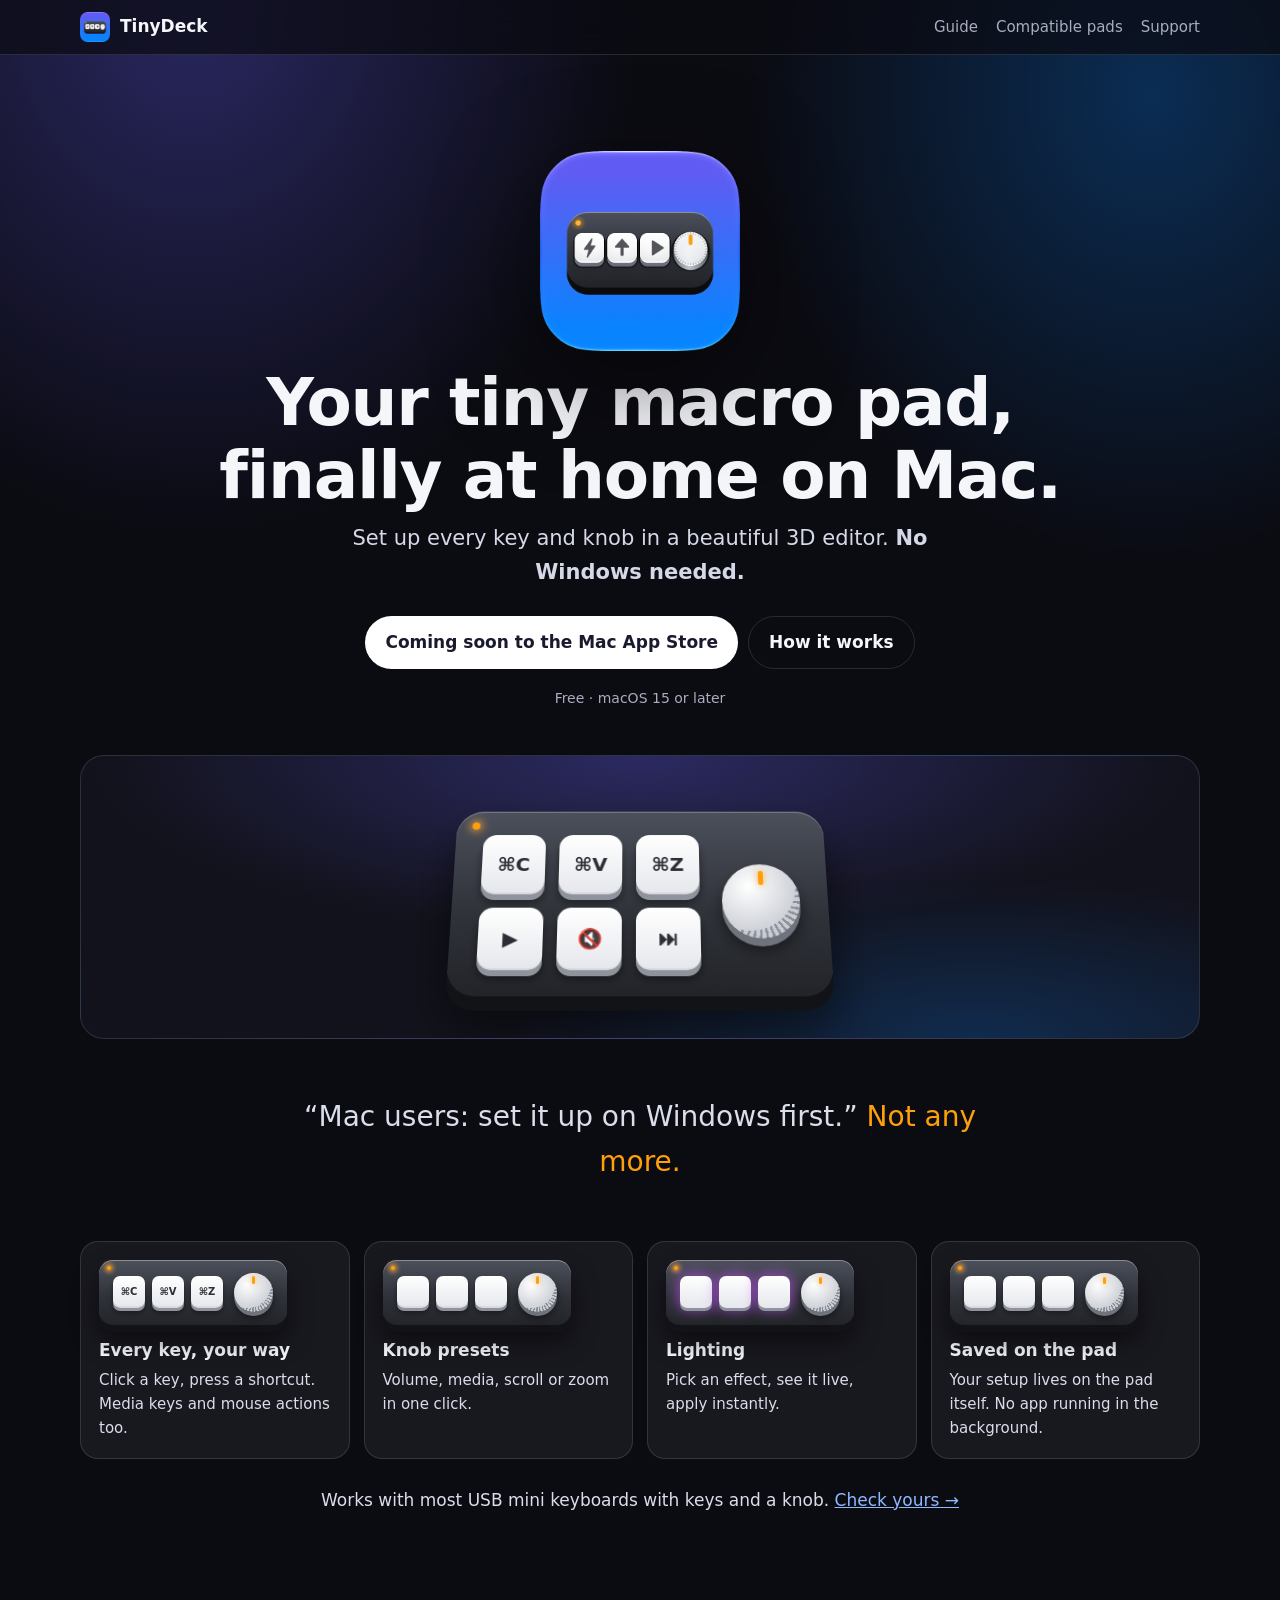
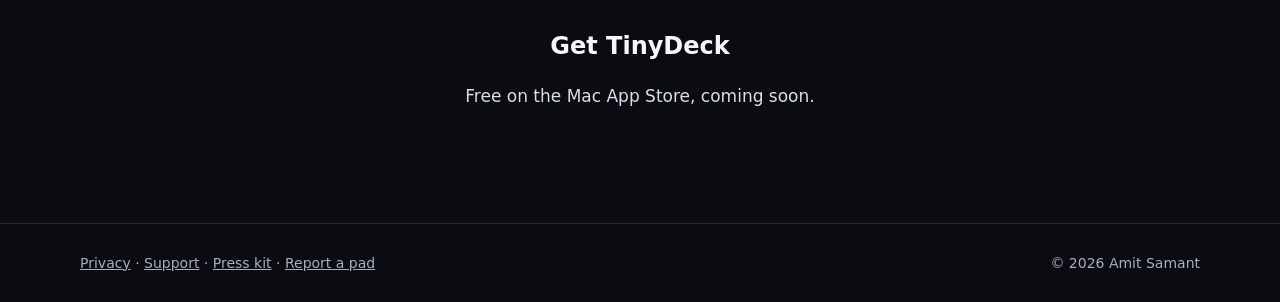
<file: index.html>
<!doctype html>
<html lang="en">
<head>
<meta charset="utf-8">
<meta name="viewport" content="width=device-width, initial-scale=1, viewport-fit=cover">
<title>Program your mini macro pad on Mac · TinyDeck</title>
<meta name="description" content="TinyDeck programs USB macro pads and mini keyboards with knobs, natively on Mac. No Windows needed.">
<link rel="icon" href="assets/favicon-64.png">
<link rel="stylesheet" href="assets/site.css">
</head>
<body>
<header class="topbar"><div class="in">
  <a class="brand" href="./"><img src="assets/favicon-64.png" alt=""> TinyDeck</a>
  <nav><a href="docs/getting-started.html">Guide</a><a href="compatibility.html">Compatible pads</a><a href="support.html">Support</a></nav>
</div></header>
<main class="page wide">

<section class="hero">
  <img src="assets/icon-512.png" alt="TinyDeck app icon" style="width:min(200px,46vw);filter:drop-shadow(0 30px 50px rgba(0,0,0,.5))">
  <h1>Your tiny macro pad,<br>finally at home on Mac.</h1>
  <p class="lede">Set up every key and knob in a beautiful 3D editor. <strong>No Windows needed.</strong></p>
  <div class="btns"><a class="btn primary" href="#download">Coming soon to the Mac App Store</a><a class="btn ghost" href="docs/getting-started.html">How it works</a></div>
  <p class="note">Free · macOS 15 or later</p>
</section>
<div class="stage"><div class="pad3d cols-3 press spin" style="--s:1.0;"><div class="body"><span class="led"></span><div class="keys"><i class="k">⌘C</i><i class="k">⌘V</i><i class="k">⌘Z</i><i class="k">▶︎</i><i class="k">🔇</i><i class="k">⏭</i></div><div class="knob"></div></div></div></div>
<p class="quote">“Mac users: set it up on Windows first.” <span>Not any more.</span></p>
<div class="grid">
  <div class="card"><div class="pad3d cols-3 flat" style="--s:0.5;"><div class="body"><span class="led"></span><div class="keys"><i class="k">⌘C</i><i class="k">⌘V</i><i class="k">⌘Z</i></div><div class="knob"></div></div></div><h3>Every key, your way</h3><p>Click a key, press a shortcut. Media keys and mouse actions too.</p></div>
  <div class="card"><div class="pad3d cols-3 flat spin" style="--s:0.5;"><div class="body"><span class="led"></span><div class="keys"><i class="k"></i><i class="k"></i><i class="k"></i></div><div class="knob"></div></div></div><h3>Knob presets</h3><p>Volume, media, scroll or zoom in one click.</p></div>
  <div class="card"><div class="pad3d cols-3 flat breathe glow" style="--s:0.5;--glow:#AF52DE;"><div class="body"><span class="led"></span><div class="keys"><i class="k"></i><i class="k"></i><i class="k"></i></div><div class="knob"></div></div></div><h3>Lighting</h3><p>Pick an effect, see it live, apply instantly.</p></div>
  <div class="card"><div class="pad3d cols-3 flat press" style="--s:0.5;"><div class="body"><span class="led"></span><div class="keys"><i class="k"></i><i class="k"></i><i class="k"></i></div><div class="knob"></div></div></div><h3>Saved on the pad</h3><p>Your setup lives on the pad itself. No app running in the background.</p></div>
</div>
<p class="muted" style="text-align:center;margin-top:28px">Works with most USB mini keyboards with keys and a knob. <a href="compatibility.html">Check yours →</a></p>
<section id="download" class="hero"><h2>Get TinyDeck</h2><p class="muted">Free on the Mac App Store, coming soon.</p></section>

</main>
<footer class="site"><div class="in">
  <div><a href="privacy.html">Privacy</a> · <a href="support.html">Support</a> · <a href="presskit/">Press kit</a> · <a href="https://github.com/DominatorVbN/tinydeck/issues/new/choose">Report a pad</a></div>
  <div>© 2026 Amit Samant</div>
</div></footer>
</body>
</html>
</file>
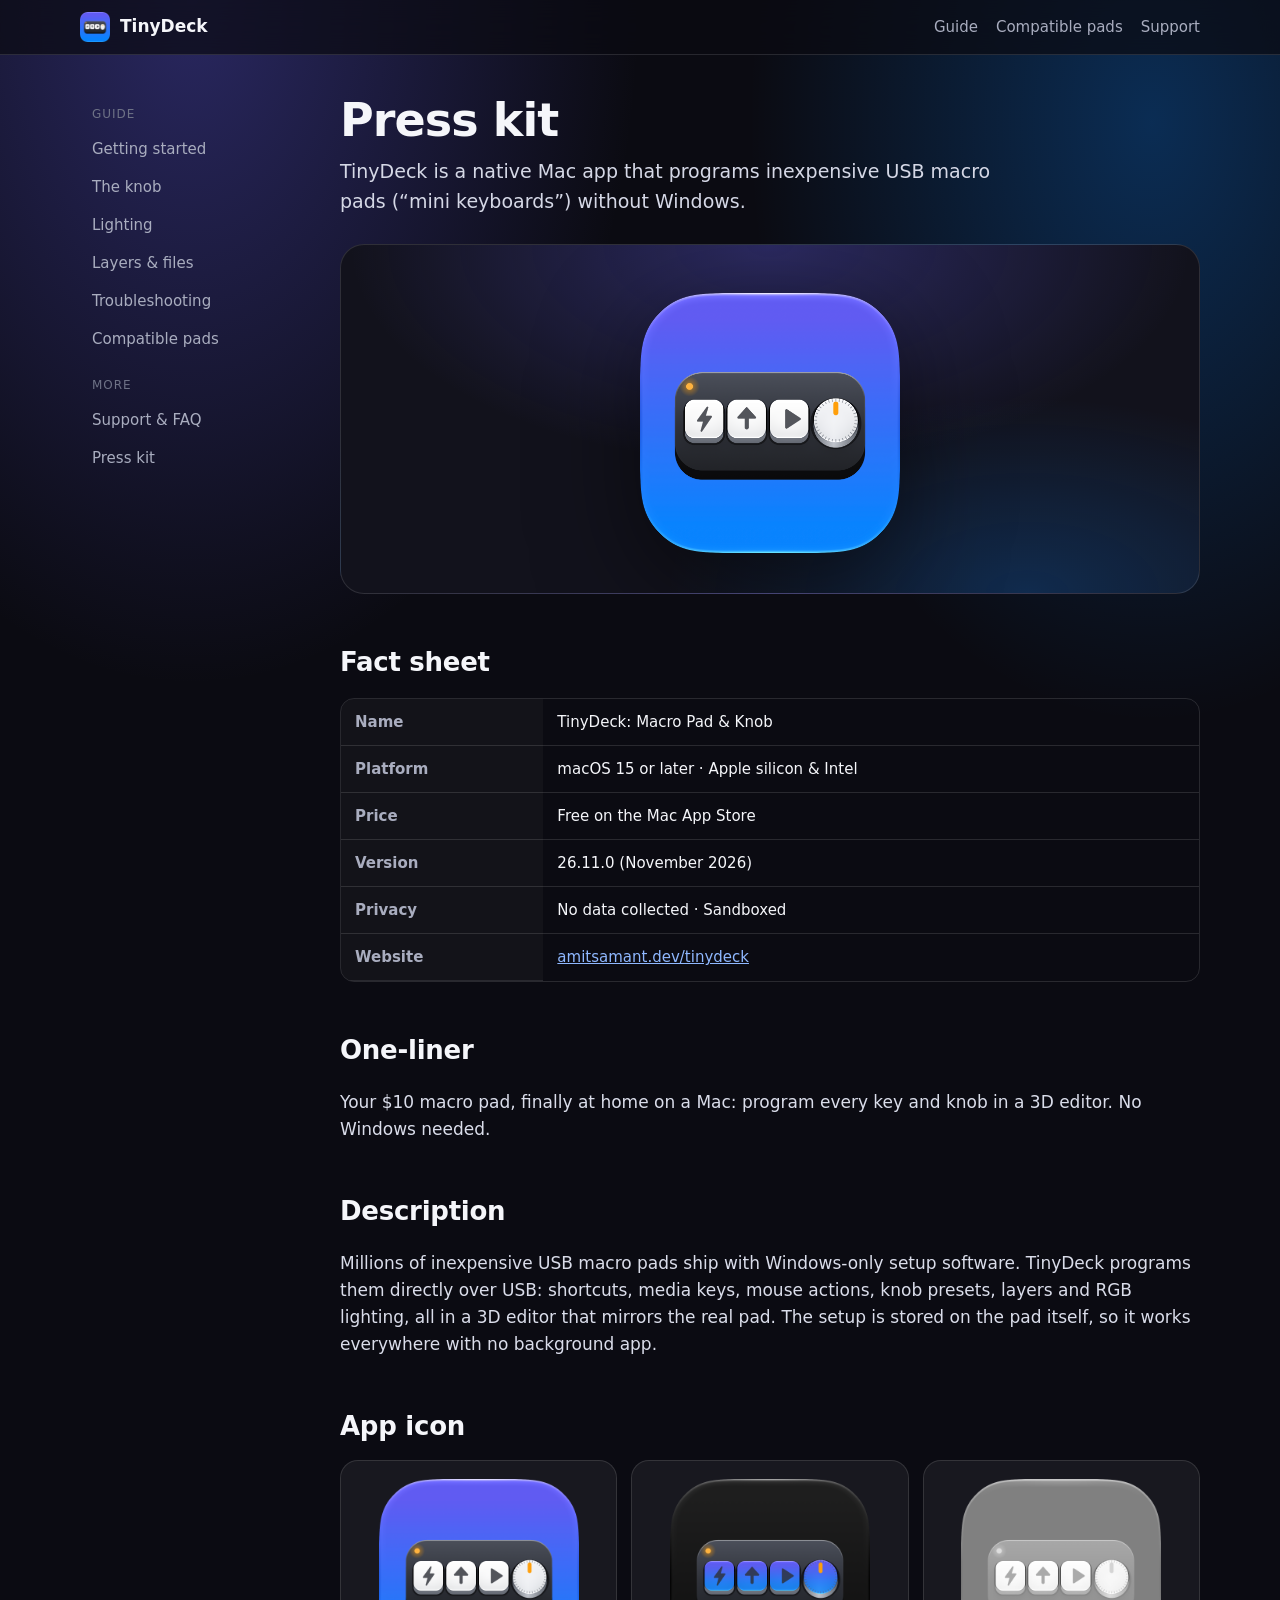
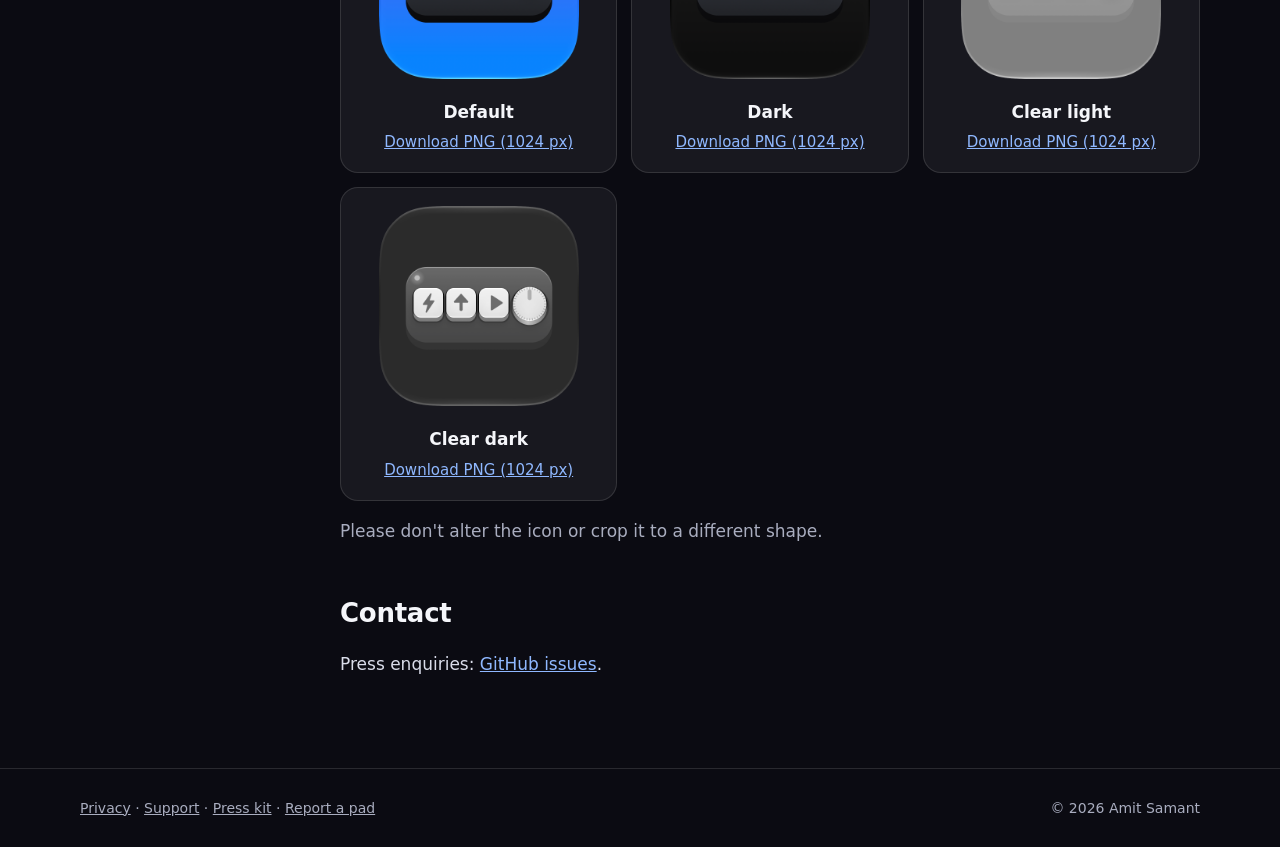
<file: presskit/index.html>
<!doctype html>
<html lang="en">
<head>
<meta charset="utf-8">
<meta name="viewport" content="width=device-width, initial-scale=1, viewport-fit=cover">
<title>Press kit · TinyDeck</title>
<meta name="description" content="Turn left, press and turn right: set up your macro pad's knob.">
<link rel="icon" href="../assets/favicon-64.png">
<link rel="stylesheet" href="../assets/site.css">
</head>
<body>
<header class="topbar"><div class="in">
  <a class="brand" href="../"><img src="../assets/favicon-64.png" alt=""> TinyDeck</a>
  <nav><a href="../docs/getting-started.html">Guide</a><a href="../compatibility.html">Compatible pads</a><a href="../support.html">Support</a></nav>
</div></header>
<div class="docs">
  <aside class="side"><div class="label">Guide</div><a href="../docs/getting-started.html">Getting started</a><a href="../docs/knob.html">The knob</a><a href="../docs/lighting.html">Lighting</a><a href="../docs/layers-and-files.html">Layers & files</a><a href="../docs/troubleshooting.html">Troubleshooting</a><a href="../compatibility.html">Compatible pads</a><div class="label">More</div><a href="../support.html">Support &amp; FAQ</a><a href="../presskit/">Press kit</a></aside>
  <article>
<h1>Press kit</h1>
<p class="lede">TinyDeck is a native Mac app that programs inexpensive USB macro pads (“mini keyboards”) without Windows.</p>
<div class="stage"><img src="TinyDeck-icon-Default-1024.png" alt="TinyDeck app icon" style="width:min(260px,60vw);filter:drop-shadow(0 30px 50px rgba(0,0,0,.5))"></div>
<h2>Fact sheet</h2>
<div class="table-wrap"><table><tbody>
<tr><th>Name</th><td>TinyDeck: Macro Pad &amp; Knob</td></tr>
<tr><th>Platform</th><td>macOS 15 or later · Apple silicon &amp; Intel</td></tr>
<tr><th>Price</th><td>Free on the Mac App Store</td></tr>
<tr><th>Version</th><td>26.11.0 (November 2026)</td></tr>
<tr><th>Privacy</th><td>No data collected · Sandboxed</td></tr>
<tr><th>Website</th><td><a href="https://amitsamant.dev/tinydeck/">amitsamant.dev/tinydeck</a></td></tr>
</tbody></table></div>
<h2>One-liner</h2>
<p>Your $10 macro pad, finally at home on a Mac: program every key and knob in a 3D editor. No Windows needed.</p>
<h2>Description</h2>
<p>Millions of inexpensive USB macro pads ship with Windows-only setup software. TinyDeck programs them directly over USB: shortcuts, media keys, mouse actions, knob presets, layers and RGB lighting, all in a 3D editor that mirrors the real pad. The setup is stored on the pad itself, so it works everywhere with no background app.</p>
<h2>App icon</h2>
<div class="grid"><div class="card" style="text-align:center"><img src="TinyDeck-icon-Default-1024.png" alt="TinyDeck icon, Default" style="width:100%;max-width:200px"><h3>Default</h3><p><a href="TinyDeck-icon-Default-1024.png" download>Download PNG (1024 px)</a></p></div><div class="card" style="text-align:center"><img src="TinyDeck-icon-Dark-1024.png" alt="TinyDeck icon, Dark" style="width:100%;max-width:200px"><h3>Dark</h3><p><a href="TinyDeck-icon-Dark-1024.png" download>Download PNG (1024 px)</a></p></div><div class="card" style="text-align:center"><img src="TinyDeck-icon-ClearLight-1024.png" alt="TinyDeck icon, Clear light" style="width:100%;max-width:200px"><h3>Clear light</h3><p><a href="TinyDeck-icon-ClearLight-1024.png" download>Download PNG (1024 px)</a></p></div><div class="card" style="text-align:center"><img src="TinyDeck-icon-ClearDark-1024.png" alt="TinyDeck icon, Clear dark" style="width:100%;max-width:200px"><h3>Clear dark</h3><p><a href="TinyDeck-icon-ClearDark-1024.png" download>Download PNG (1024 px)</a></p></div></div>
<p class="muted">Please don't alter the icon or crop it to a different shape.</p>
<h2>Contact</h2>
<p>Press enquiries: <a href="https://github.com/DominatorVbN/tinydeck/issues">GitHub issues</a>.</p>

  </article>
</div>
<footer class="site"><div class="in">
  <div><a href="../privacy.html">Privacy</a> · <a href="../support.html">Support</a> · <a href="../presskit/">Press kit</a> · <a href="https://github.com/DominatorVbN/tinydeck/issues/new/choose">Report a pad</a></div>
  <div>© 2026 Amit Samant</div>
</div></footer>
</body>
</html>
</file>
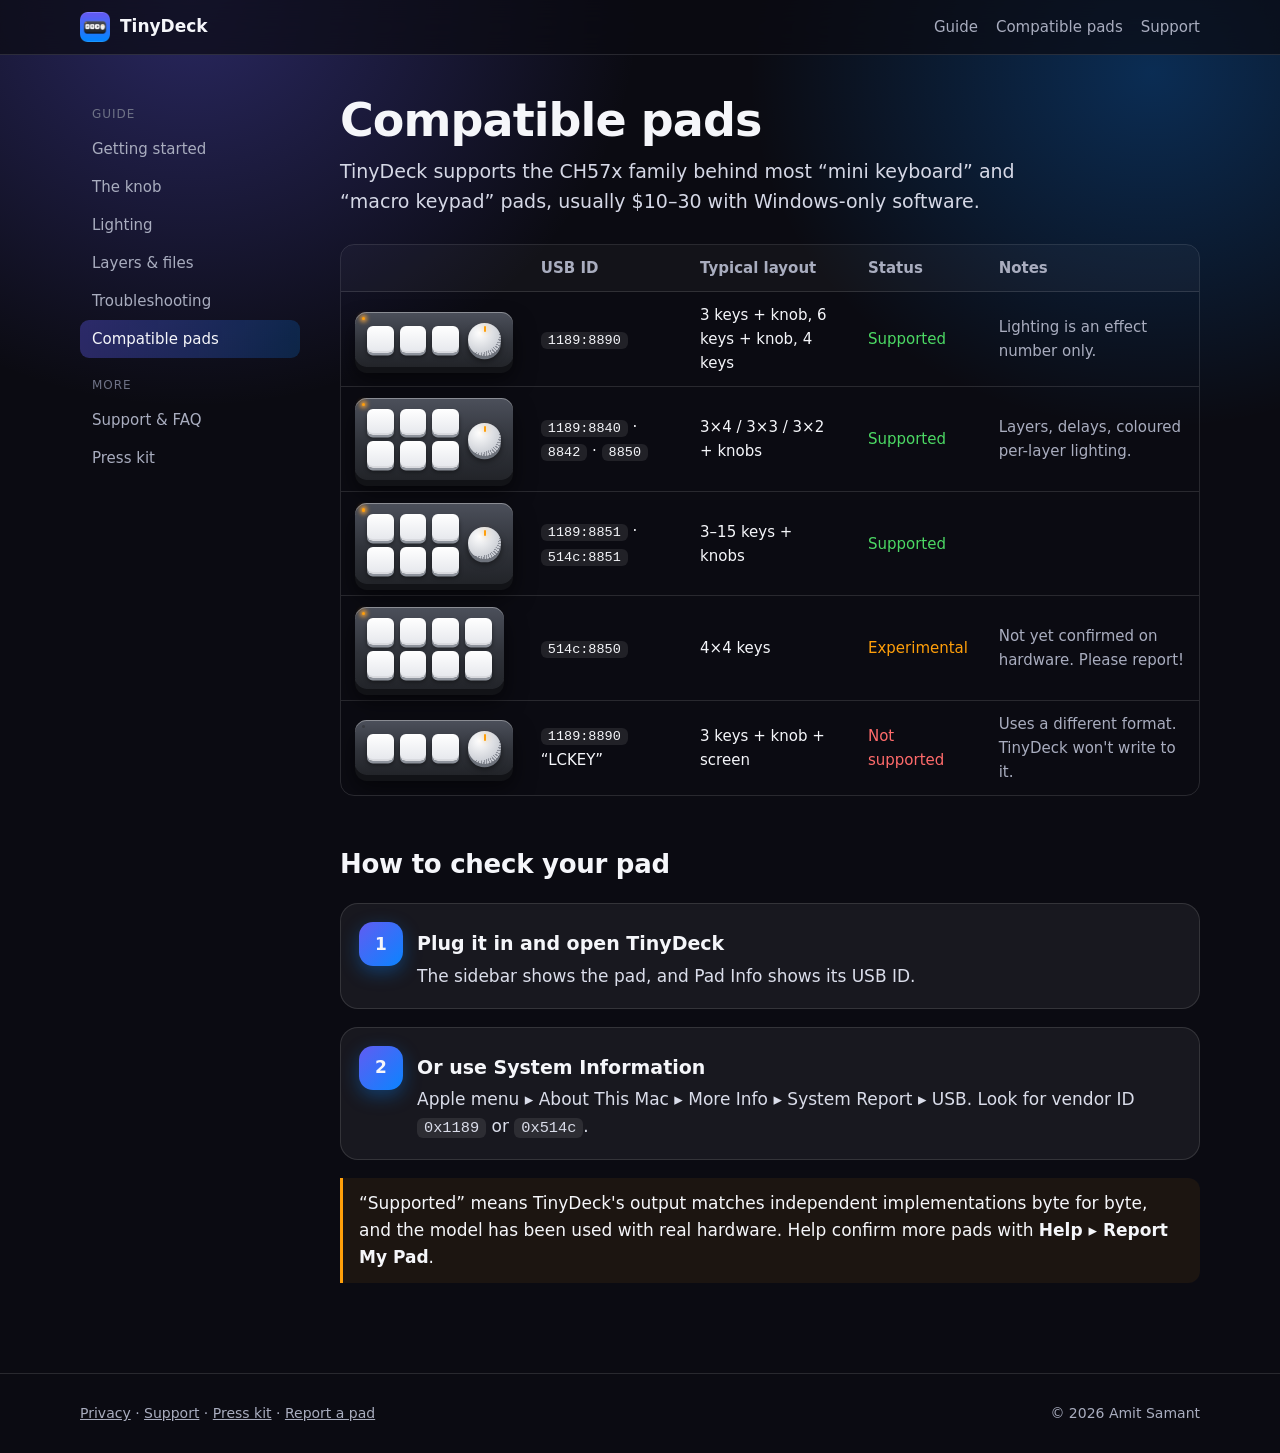
<file: compatibility.html>
<!doctype html>
<html lang="en">
<head>
<meta charset="utf-8">
<meta name="viewport" content="width=device-width, initial-scale=1, viewport-fit=cover">
<title>Compatible pads · TinyDeck</title>
<meta name="description" content="Which USB macro pads and mini keyboards work with TinyDeck.">
<link rel="icon" href="assets/favicon-64.png">
<link rel="stylesheet" href="assets/site.css">
</head>
<body>
<header class="topbar"><div class="in">
  <a class="brand" href="./"><img src="assets/favicon-64.png" alt=""> TinyDeck</a>
  <nav><a href="docs/getting-started.html">Guide</a><a href="compatibility.html">Compatible pads</a><a href="support.html">Support</a></nav>
</div></header>
<div class="docs">
  <aside class="side"><div class="label">Guide</div><a href="docs/getting-started.html">Getting started</a><a href="docs/knob.html">The knob</a><a href="docs/lighting.html">Lighting</a><a href="docs/layers-and-files.html">Layers & files</a><a href="docs/troubleshooting.html">Troubleshooting</a><a href="compatibility.html" aria-current="page">Compatible pads</a><div class="label">More</div><a href="support.html">Support &amp; FAQ</a><a href="presskit/">Press kit</a></aside>
  <article>

<h1>Compatible pads</h1>
<p class="lede">TinyDeck supports the CH57x family behind most “mini keyboard” and “macro keypad” pads, usually $10–30 with Windows-only software.</p>
<div class="table-wrap"><table><thead><tr><th></th><th>USB ID</th><th>Typical layout</th><th>Status</th><th>Notes</th></tr></thead><tbody><tr><td><div class="pad3d cols-3 flat" style="--s:0.42;"><div class="body"><span class="led"></span><div class="keys"><i class="k"></i><i class="k"></i><i class="k"></i></div><div class="knob"></div></div></div></td><td><code>1189:8890</code></td><td>3 keys + knob, 6 keys + knob, 4 keys</td><td><span class="ok">Supported</span></td><td class='muted'>Lighting is an effect number only.</td></tr><tr><td><div class="pad3d cols-3 flat" style="--s:0.42;"><div class="body"><span class="led"></span><div class="keys"><i class="k"></i><i class="k"></i><i class="k"></i><i class="k"></i><i class="k"></i><i class="k"></i></div><div class="knob"></div></div></div></td><td><code>1189:8840</code> · <code>8842</code> · <code>8850</code></td><td>3×4 / 3×3 / 3×2 + knobs</td><td><span class="ok">Supported</span></td><td class='muted'>Layers, delays, coloured per-layer lighting.</td></tr><tr><td><div class="pad3d cols-3 flat" style="--s:0.42;"><div class="body"><span class="led"></span><div class="keys"><i class="k"></i><i class="k"></i><i class="k"></i><i class="k"></i><i class="k"></i><i class="k"></i></div><div class="knob"></div></div></div></td><td><code>1189:8851</code> · <code>514c:8851</code></td><td>3–15 keys + knobs</td><td><span class="ok">Supported</span></td><td class='muted'></td></tr><tr><td><div class="pad3d cols-4 flat" style="--s:0.42;"><div class="body"><span class="led"></span><div class="keys"><i class="k"></i><i class="k"></i><i class="k"></i><i class="k"></i><i class="k"></i><i class="k"></i><i class="k"></i><i class="k"></i></div></div></div></td><td><code>514c:8850</code></td><td>4×4 keys</td><td><span class="beta">Experimental</span></td><td class='muted'>Not yet confirmed on hardware. Please report!</td></tr><tr><td><div class="pad3d cols-3 flat" style="--s:0.42;"><div class="body"><span class="led off"></span><div class="keys"><i class="k"></i><i class="k"></i><i class="k"></i></div><div class="knob"></div></div></div></td><td><code>1189:8890</code> “LCKEY”</td><td>3 keys + knob + screen</td><td><span class="no">Not supported</span></td><td class='muted'>Uses a different format. TinyDeck won't write to it.</td></tr></tbody></table></div>
<h2>How to check your pad</h2>
<div class="steps">
  <div class="step"><div><h3>Plug it in and open TinyDeck</h3><p>The sidebar shows the pad, and Pad Info shows its USB ID.</p></div></div>
  <div class="step"><div><h3>Or use System Information</h3><p>Apple menu ▸ About This Mac ▸ More Info ▸ System Report ▸ USB. Look for vendor ID <code>0x1189</code> or <code>0x514c</code>.</p></div></div>
</div>
<div class="callout">“Supported” means TinyDeck's output matches independent implementations byte for byte, and the model has been used with real hardware. Help confirm more pads with <strong>Help ▸ Report My Pad</strong>.</div>

  </article>
</div>
<footer class="site"><div class="in">
  <div><a href="privacy.html">Privacy</a> · <a href="support.html">Support</a> · <a href="presskit/">Press kit</a> · <a href="https://github.com/DominatorVbN/tinydeck/issues/new/choose">Report a pad</a></div>
  <div>© 2026 Amit Samant</div>
</div></footer>
</body>
</html>
</file>
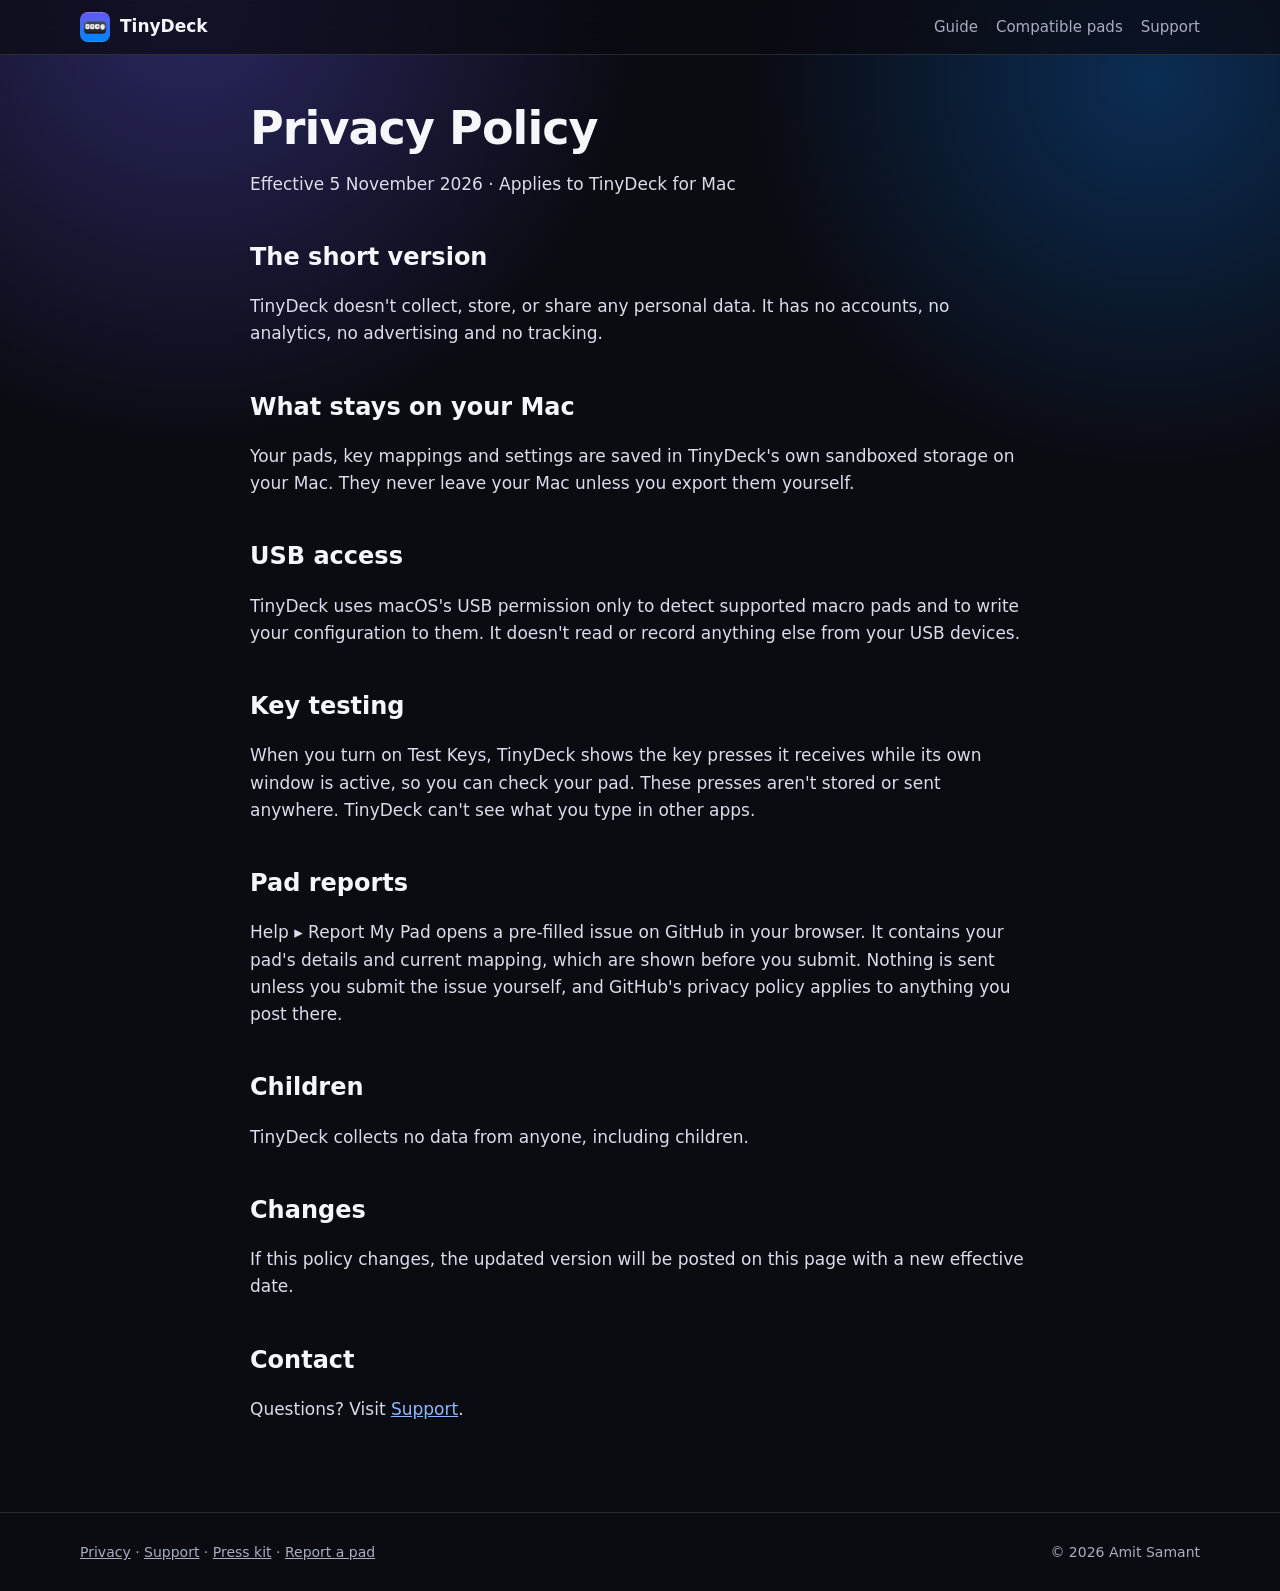
<file: privacy.html>
<!doctype html>
<html lang="en">
<head>
<meta charset="utf-8">
<meta name="viewport" content="width=device-width, initial-scale=1, viewport-fit=cover">
<title>Privacy Policy · TinyDeck</title>
<meta name="description" content="TinyDeck collects no data.">
<link rel="icon" href="assets/favicon-64.png">
<link rel="stylesheet" href="assets/site.css">
</head>
<body>
<header class="topbar"><div class="in">
  <a class="brand" href="./"><img src="assets/favicon-64.png" alt=""> TinyDeck</a>
  <nav><a href="docs/getting-started.html">Guide</a><a href="compatibility.html">Compatible pads</a><a href="support.html">Support</a></nav>
</div></header>
<main class="page">

<h1>Privacy Policy</h1>
<p class="muted">Effective 5 November 2026 · Applies to TinyDeck for Mac</p>
<h2>The short version</h2><p>TinyDeck doesn't collect, store, or share any personal data. It has no accounts, no analytics, no advertising and no tracking.</p>
<h2>What stays on your Mac</h2><p>Your pads, key mappings and settings are saved in TinyDeck's own sandboxed storage on your Mac. They never leave your Mac unless you export them yourself.</p>
<h2>USB access</h2><p>TinyDeck uses macOS's USB permission only to detect supported macro pads and to write your configuration to them. It doesn't read or record anything else from your USB devices.</p>
<h2>Key testing</h2><p>When you turn on Test Keys, TinyDeck shows the key presses it receives while its own window is active, so you can check your pad. These presses aren't stored or sent anywhere. TinyDeck can't see what you type in other apps.</p>
<h2>Pad reports</h2><p>Help ▸ Report My Pad opens a pre-filled issue on GitHub in your browser. It contains your pad's details and current mapping, which are shown before you submit. Nothing is sent unless you submit the issue yourself, and GitHub's privacy policy applies to anything you post there.</p>
<h2>Children</h2><p>TinyDeck collects no data from anyone, including children.</p>
<h2>Changes</h2><p>If this policy changes, the updated version will be posted on this page with a new effective date.</p>
<h2>Contact</h2><p>Questions? Visit <a href="support.html">Support</a>.</p>

</main>
<footer class="site"><div class="in">
  <div><a href="privacy.html">Privacy</a> · <a href="support.html">Support</a> · <a href="presskit/">Press kit</a> · <a href="https://github.com/DominatorVbN/tinydeck/issues/new/choose">Report a pad</a></div>
  <div>© 2026 Amit Samant</div>
</div></footer>
</body>
</html>
</file>
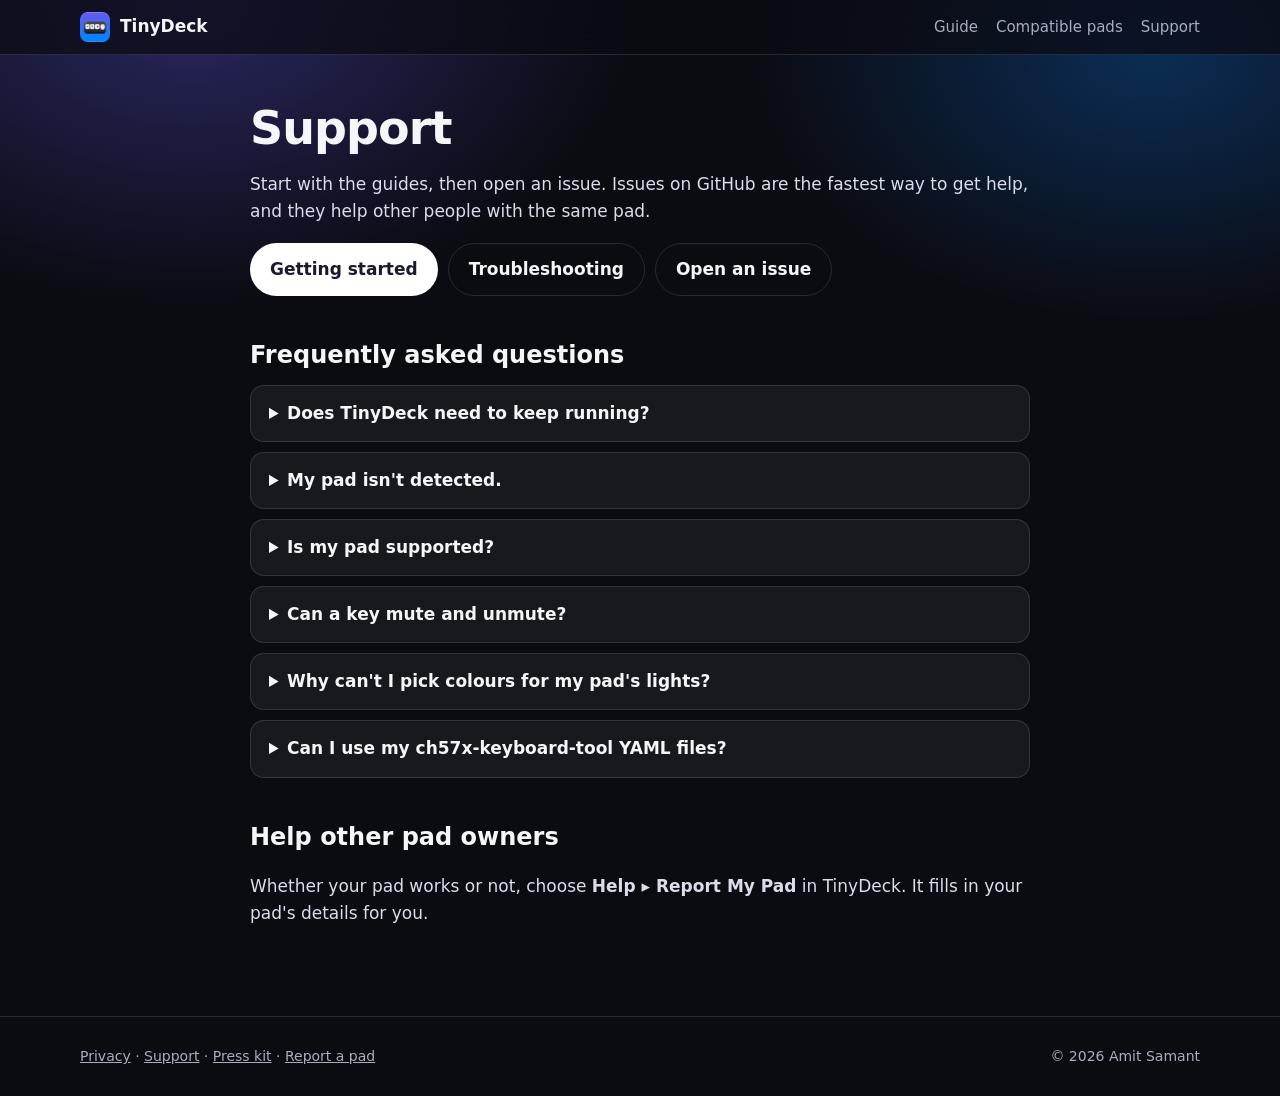
<file: support.html>
<!doctype html>
<html lang="en">
<head>
<meta charset="utf-8">
<meta name="viewport" content="width=device-width, initial-scale=1, viewport-fit=cover">
<title>Support · TinyDeck</title>
<meta name="description" content="Get help with TinyDeck.">
<link rel="icon" href="assets/favicon-64.png">
<link rel="stylesheet" href="assets/site.css">
</head>
<body>
<header class="topbar"><div class="in">
  <a class="brand" href="./"><img src="assets/favicon-64.png" alt=""> TinyDeck</a>
  <nav><a href="docs/getting-started.html">Guide</a><a href="compatibility.html">Compatible pads</a><a href="support.html">Support</a></nav>
</div></header>
<main class="page">

<h1>Support</h1>
<p class="lede">Start with the guides, then open an issue. Issues on GitHub are the fastest way to get help, and they help other people with the same pad.</p>
<div class="btns"><a class="btn primary" href="docs/getting-started.html">Getting started</a><a class="btn ghost" href="docs/troubleshooting.html">Troubleshooting</a><a class="btn ghost" href="https://github.com/DominatorVbN/tinydeck/issues/new/choose">Open an issue</a></div>
<h2>Frequently asked questions</h2><details class="faq"><summary>Does TinyDeck need to keep running?</summary><p>No. Click Upload and the pad stores your setup itself. It works on any Mac or PC afterwards, even without TinyDeck installed.</p></details><details class="faq"><summary>My pad isn't detected.</summary><p>Many pads ship with a charge-only USB cable. Try a cable you know carries data, and plug straight into your Mac. If your pad has a USB/Bluetooth switch, set it to USB. See <a href="docs/troubleshooting.html">Troubleshooting</a>.</p></details><details class="faq"><summary>Is my pad supported?</summary><p>TinyDeck supports the CH57x family used by most “mini keyboard” macro pads. Check the <a href="compatibility.html">compatibility list</a>, or plug it in. TinyDeck tells you what it found.</p></details><details class="faq"><summary>Can a key mute and unmute?</summary><p>Yes. Mute / Unmute and Play / Pause are toggles. In the knob editor, choose the Volume or Media preset.</p></details><details class="faq"><summary>Why can't I pick colours for my pad's lights?</summary><p>Some pads (USB ID 1189:8890) only accept an effect number. Larger pads in the family have full colour and per-layer lighting.</p></details><details class="faq"><summary>Can I use my ch57x-keyboard-tool YAML files?</summary><p>Yes. File ▸ Import Mapping reads them, and File ▸ Export Mapping writes files the command-line tool accepts.</p></details>
<h2>Help other pad owners</h2><p>Whether your pad works or not, choose <strong>Help ▸ Report My Pad</strong> in TinyDeck. It fills in your pad's details for you.</p>

</main>
<footer class="site"><div class="in">
  <div><a href="privacy.html">Privacy</a> · <a href="support.html">Support</a> · <a href="presskit/">Press kit</a> · <a href="https://github.com/DominatorVbN/tinydeck/issues/new/choose">Report a pad</a></div>
  <div>© 2026 Amit Samant</div>
</div></footer>
</body>
</html>
</file>
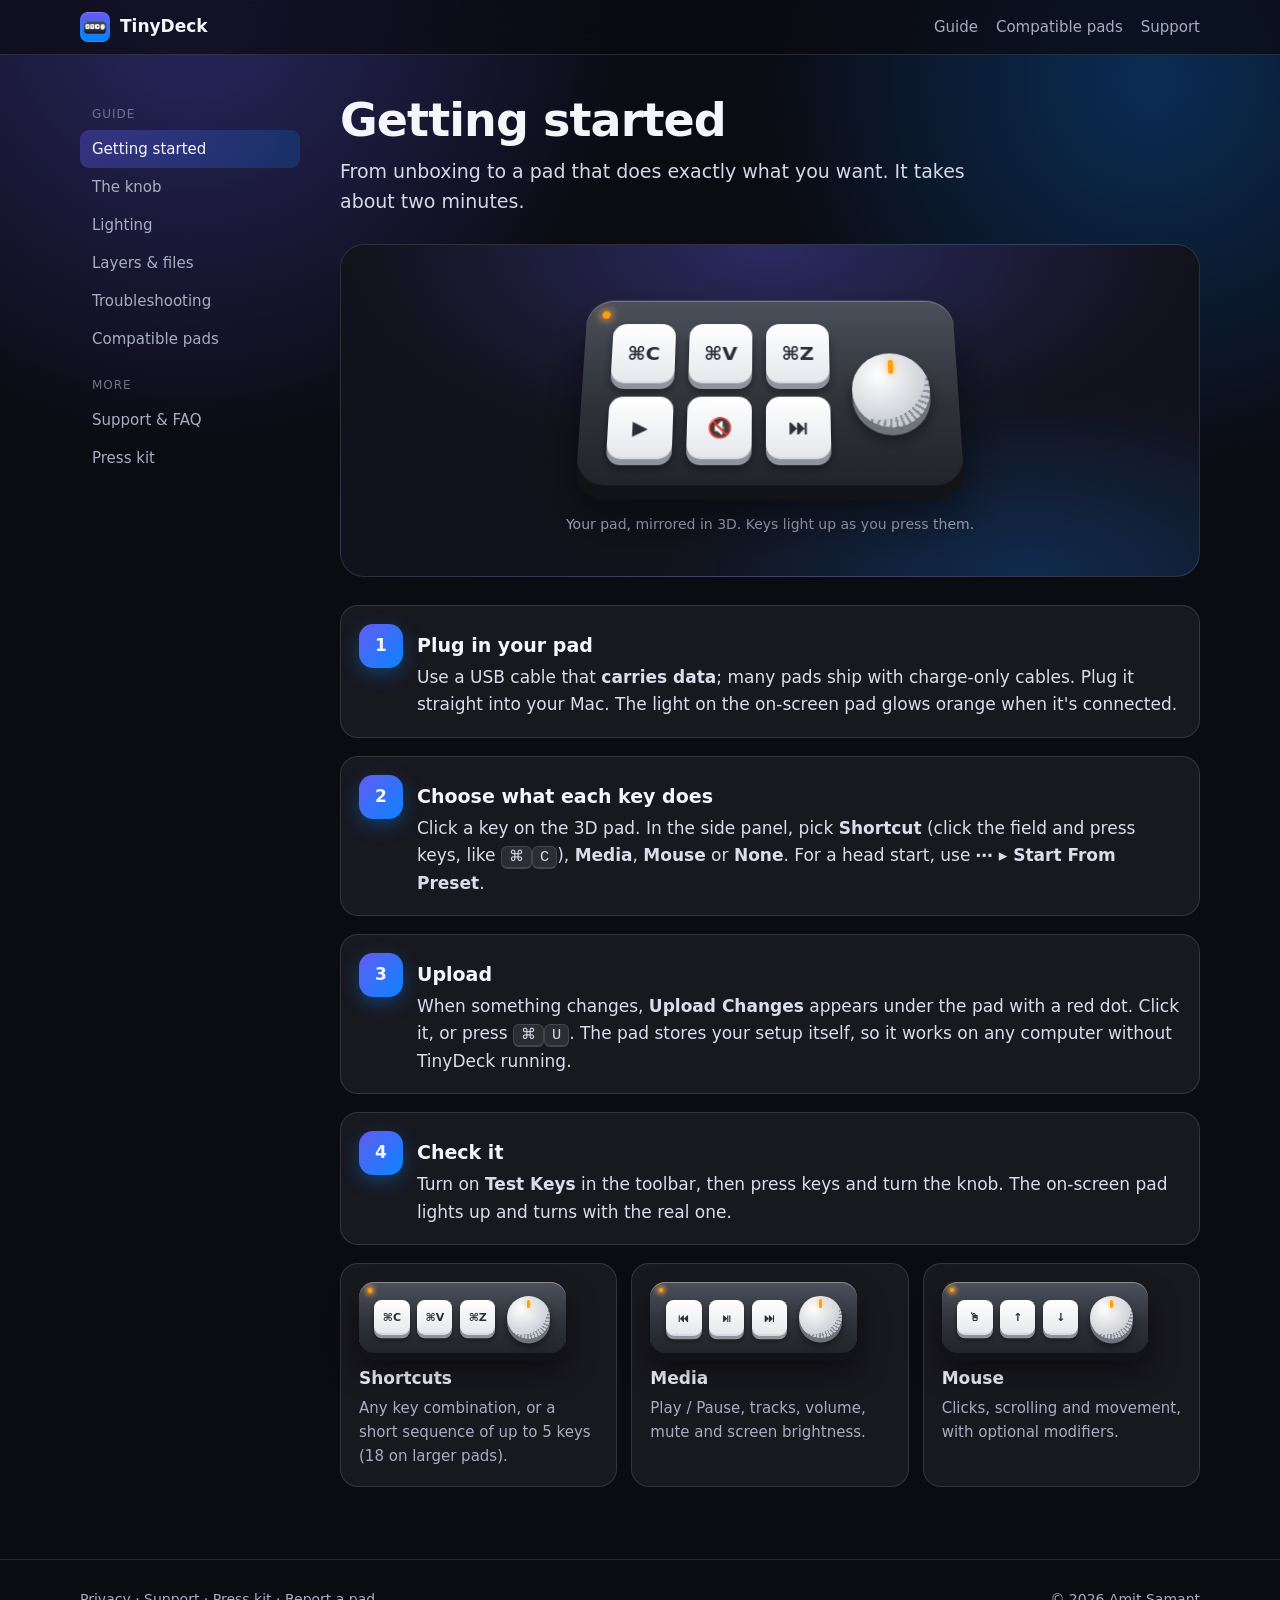
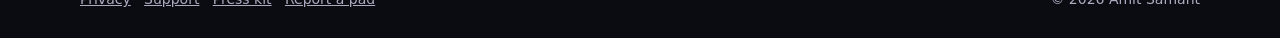
<file: docs/getting-started.html>
<!doctype html>
<html lang="en">
<head>
<meta charset="utf-8">
<meta name="viewport" content="width=device-width, initial-scale=1, viewport-fit=cover">
<title>Getting started · TinyDeck</title>
<meta name="description" content="Set up your macro pad with TinyDeck in four steps.">
<link rel="icon" href="../assets/favicon-64.png">
<link rel="stylesheet" href="../assets/site.css">
</head>
<body>
<header class="topbar"><div class="in">
  <a class="brand" href="../"><img src="../assets/favicon-64.png" alt=""> TinyDeck</a>
  <nav><a href="../docs/getting-started.html">Guide</a><a href="../compatibility.html">Compatible pads</a><a href="../support.html">Support</a></nav>
</div></header>
<div class="docs">
  <aside class="side"><div class="label">Guide</div><a href="../docs/getting-started.html" aria-current="page">Getting started</a><a href="../docs/knob.html">The knob</a><a href="../docs/lighting.html">Lighting</a><a href="../docs/layers-and-files.html">Layers & files</a><a href="../docs/troubleshooting.html">Troubleshooting</a><a href="../compatibility.html">Compatible pads</a><div class="label">More</div><a href="../support.html">Support &amp; FAQ</a><a href="../presskit/">Press kit</a></aside>
  <article>

<h1>Getting started</h1>
<p class="lede">From unboxing to a pad that does exactly what you want. It takes about two minutes.</p>
<div class="stage"><div class="pad3d cols-3 press spin" style="--s:1.0;"><div class="body"><span class="led"></span><div class="keys"><i class="k">⌘C</i><i class="k">⌘V</i><i class="k">⌘Z</i><i class="k">▶︎</i><i class="k">🔇</i><i class="k">⏭</i></div><div class="knob"></div></div></div><div class="caption">Your pad, mirrored in 3D. Keys light up as you press them.</div></div>
<div class="steps">
  <div class="step"><div><h3>Plug in your pad</h3><p>Use a USB cable that <strong>carries data</strong>; many pads ship with charge-only cables. Plug it straight into your Mac. The light on the on-screen pad glows orange when it's connected.</p></div></div>
  <div class="step"><div><h3>Choose what each key does</h3><p>Click a key on the 3D pad. In the side panel, pick <strong>Shortcut</strong> (click the field and press keys, like <kbd>⌘</kbd><kbd>C</kbd>), <strong>Media</strong>, <strong>Mouse</strong> or <strong>None</strong>. For a head start, use <strong>⋯ ▸ Start From Preset</strong>.</p></div></div>
  <div class="step"><div><h3>Upload</h3><p>When something changes, <strong>Upload Changes</strong> appears under the pad with a red dot. Click it, or press <kbd>⌘</kbd><kbd>U</kbd>. The pad stores your setup itself, so it works on any computer without TinyDeck running.</p></div></div>
  <div class="step"><div><h3>Check it</h3><p>Turn on <strong>Test Keys</strong> in the toolbar, then press keys and turn the knob. The on-screen pad lights up and turns with the real one.</p></div></div>
</div>
<div class="grid">
  <div class="card"><div class="pad3d cols-3 flat" style="--s:0.55;"><div class="body"><span class="led"></span><div class="keys"><i class="k">⌘C</i><i class="k">⌘V</i><i class="k">⌘Z</i></div><div class="knob"></div></div></div><h3>Shortcuts</h3><p>Any key combination, or a short sequence of up to 5 keys (18 on larger pads).</p></div>
  <div class="card"><div class="pad3d cols-3 flat" style="--s:0.55;"><div class="body"><span class="led"></span><div class="keys"><i class="k">⏮</i><i class="k">⏯</i><i class="k">⏭</i></div><div class="knob"></div></div></div><h3>Media</h3><p>Play / Pause, tracks, volume, mute and screen brightness.</p></div>
  <div class="card"><div class="pad3d cols-3 flat" style="--s:0.55;"><div class="body"><span class="led"></span><div class="keys"><i class="k">🖱</i><i class="k">↑</i><i class="k">↓</i></div><div class="knob"></div></div></div><h3>Mouse</h3><p>Clicks, scrolling and movement, with optional modifiers.</p></div>
</div>

  </article>
</div>
<footer class="site"><div class="in">
  <div><a href="../privacy.html">Privacy</a> · <a href="../support.html">Support</a> · <a href="../presskit/">Press kit</a> · <a href="https://github.com/DominatorVbN/tinydeck/issues/new/choose">Report a pad</a></div>
  <div>© 2026 Amit Samant</div>
</div></footer>
</body>
</html>
</file>
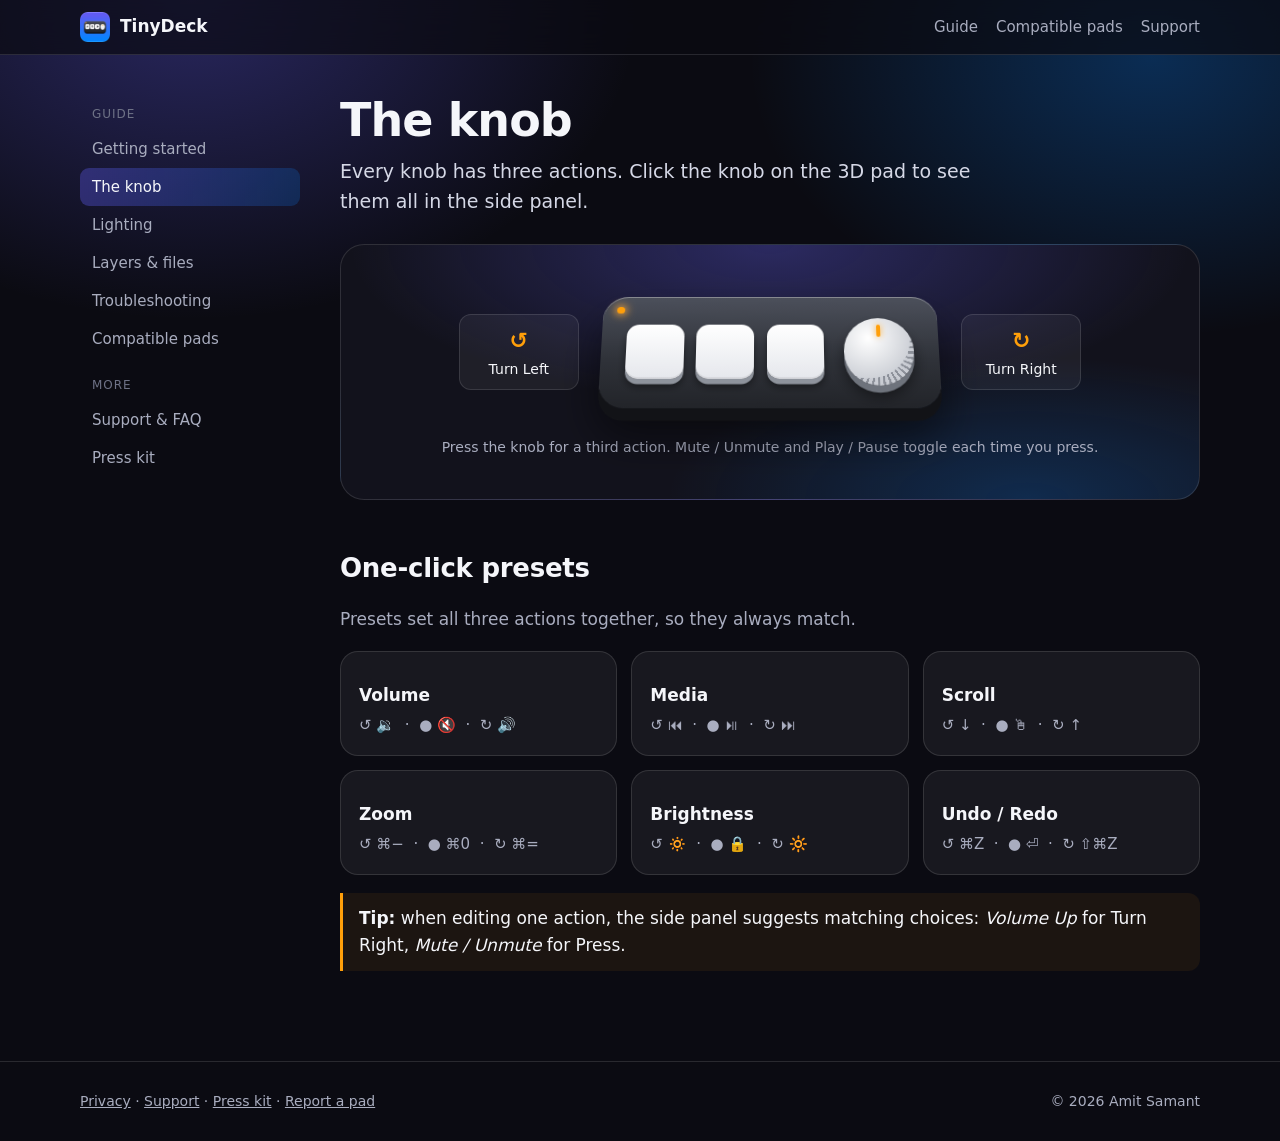
<file: docs/knob.html>
<!doctype html>
<html lang="en">
<head>
<meta charset="utf-8">
<meta name="viewport" content="width=device-width, initial-scale=1, viewport-fit=cover">
<title>The knob · TinyDeck</title>
<meta name="description" content="Turn left, press and turn right: set up your macro pad's knob.">
<link rel="icon" href="../assets/favicon-64.png">
<link rel="stylesheet" href="../assets/site.css">
</head>
<body>
<header class="topbar"><div class="in">
  <a class="brand" href="../"><img src="../assets/favicon-64.png" alt=""> TinyDeck</a>
  <nav><a href="../docs/getting-started.html">Guide</a><a href="../compatibility.html">Compatible pads</a><a href="../support.html">Support</a></nav>
</div></header>
<div class="docs">
  <aside class="side"><div class="label">Guide</div><a href="../docs/getting-started.html">Getting started</a><a href="../docs/knob.html" aria-current="page">The knob</a><a href="../docs/lighting.html">Lighting</a><a href="../docs/layers-and-files.html">Layers & files</a><a href="../docs/troubleshooting.html">Troubleshooting</a><a href="../compatibility.html">Compatible pads</a><div class="label">More</div><a href="../support.html">Support &amp; FAQ</a><a href="../presskit/">Press kit</a></aside>
  <article>

<h1>The knob</h1>
<p class="lede">Every knob has three actions. Click the knob on the 3D pad to see them all in the side panel.</p>
<div class="stage">
  <div class="knob-diagram">
    <div class="tag"><b>↺</b>Turn Left</div>
    <div class="pad3d cols-3 spin" style="--s:0.9;"><div class="body"><span class="led"></span><div class="keys"><i class="k"></i><i class="k"></i><i class="k"></i></div><div class="knob"></div></div></div>
    <div class="tag"><b>↻</b>Turn Right</div>
  </div>
  <div class="caption">Press the knob for a third action. Mute / Unmute and Play / Pause toggle each time you press.</div>
</div>
<h2>One-click presets</h2>
<p class="muted">Presets set all three actions together, so they always match.</p>
<div class="grid"><div class="card"><h3>Volume</h3><p>↺ 🔉 &nbsp;·&nbsp; ● 🔇 &nbsp;·&nbsp; ↻ 🔊</p></div><div class="card"><h3>Media</h3><p>↺ ⏮ &nbsp;·&nbsp; ● ⏯ &nbsp;·&nbsp; ↻ ⏭</p></div><div class="card"><h3>Scroll</h3><p>↺ ↓ &nbsp;·&nbsp; ● 🖱 &nbsp;·&nbsp; ↻ ↑</p></div><div class="card"><h3>Zoom</h3><p>↺ ⌘− &nbsp;·&nbsp; ● ⌘0 &nbsp;·&nbsp; ↻ ⌘=</p></div><div class="card"><h3>Brightness</h3><p>↺ 🔅 &nbsp;·&nbsp; ● 🔒 &nbsp;·&nbsp; ↻ 🔆</p></div><div class="card"><h3>Undo / Redo</h3><p>↺ ⌘Z &nbsp;·&nbsp; ● ⏎ &nbsp;·&nbsp; ↻ ⇧⌘Z</p></div></div>
<div class="callout"><strong>Tip:</strong> when editing one action, the side panel suggests matching choices: <em>Volume Up</em> for Turn Right, <em>Mute / Unmute</em> for Press.</div>

  </article>
</div>
<footer class="site"><div class="in">
  <div><a href="../privacy.html">Privacy</a> · <a href="../support.html">Support</a> · <a href="../presskit/">Press kit</a> · <a href="https://github.com/DominatorVbN/tinydeck/issues/new/choose">Report a pad</a></div>
  <div>© 2026 Amit Samant</div>
</div></footer>
</body>
</html>
</file>
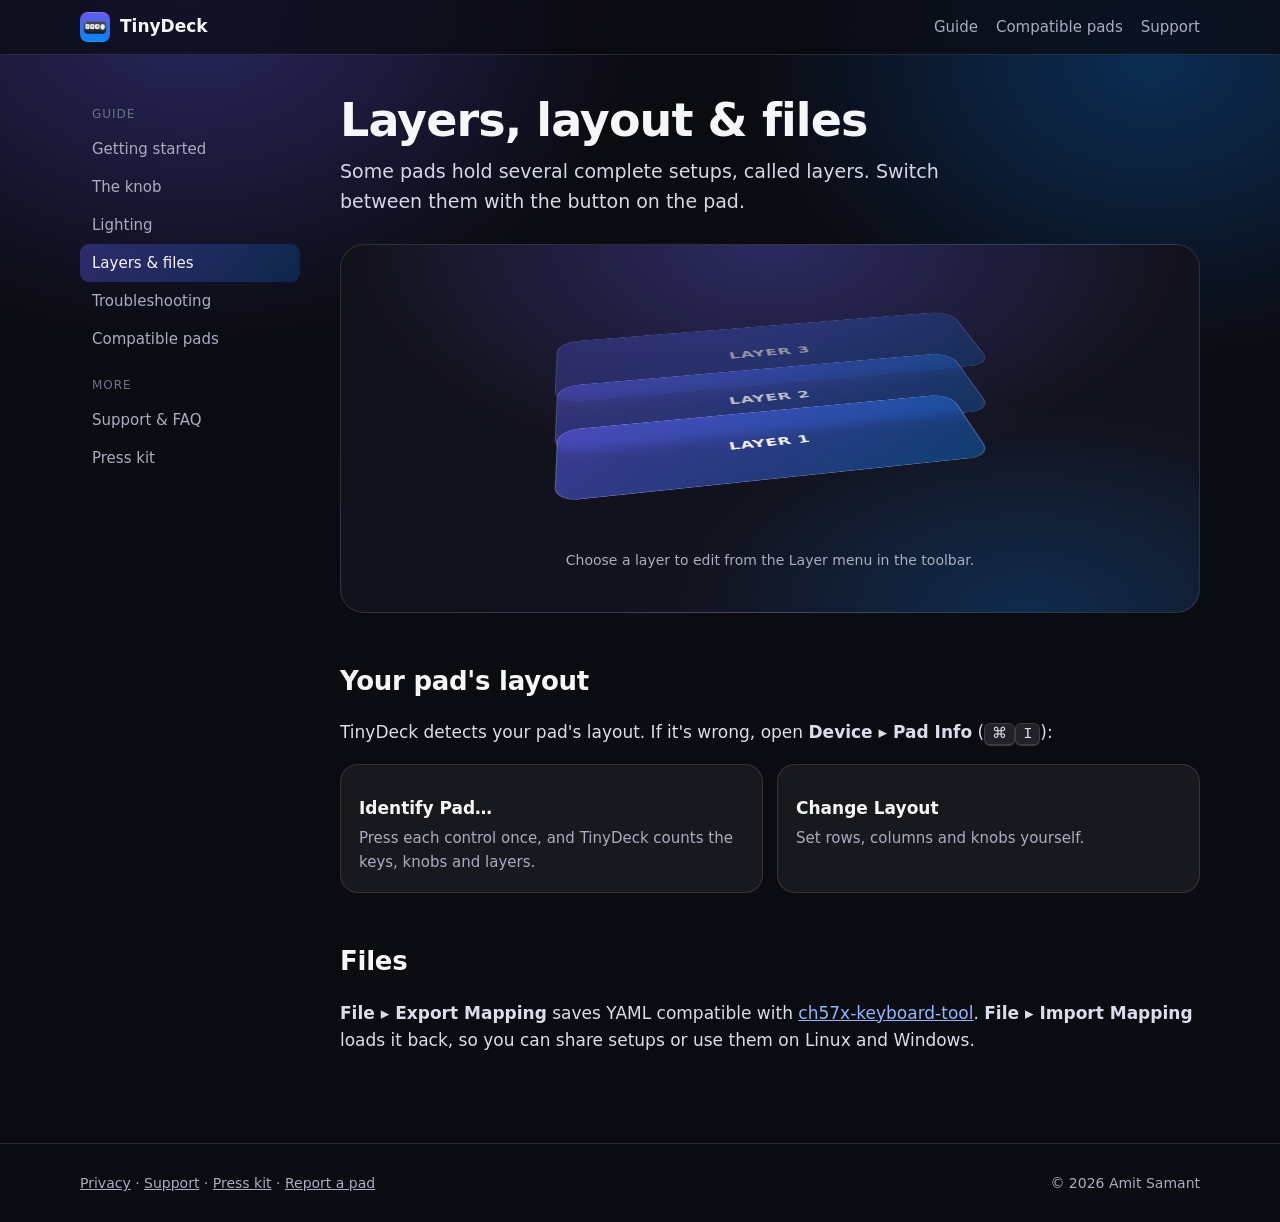
<file: docs/layers-and-files.html>
<!doctype html>
<html lang="en">
<head>
<meta charset="utf-8">
<meta name="viewport" content="width=device-width, initial-scale=1, viewport-fit=cover">
<title>Layers & files · TinyDeck</title>
<meta name="description" content="Layers, pad layout and YAML files in TinyDeck.">
<link rel="icon" href="../assets/favicon-64.png">
<link rel="stylesheet" href="../assets/site.css">
</head>
<body>
<header class="topbar"><div class="in">
  <a class="brand" href="../"><img src="../assets/favicon-64.png" alt=""> TinyDeck</a>
  <nav><a href="../docs/getting-started.html">Guide</a><a href="../compatibility.html">Compatible pads</a><a href="../support.html">Support</a></nav>
</div></header>
<div class="docs">
  <aside class="side"><div class="label">Guide</div><a href="../docs/getting-started.html">Getting started</a><a href="../docs/knob.html">The knob</a><a href="../docs/lighting.html">Lighting</a><a href="../docs/layers-and-files.html" aria-current="page">Layers & files</a><a href="../docs/troubleshooting.html">Troubleshooting</a><a href="../compatibility.html">Compatible pads</a><div class="label">More</div><a href="../support.html">Support &amp; FAQ</a><a href="../presskit/">Press kit</a></aside>
  <article>

<h1>Layers, layout &amp; files</h1>
<p class="lede">Some pads hold several complete setups, called layers. Switch between them with the button on the pad.</p>
<div class="stage"><div class="layers"><div class="sheet">LAYER 3</div><div class="sheet">LAYER 2</div><div class="sheet">LAYER 1</div></div><div class="caption">Choose a layer to edit from the Layer menu in the toolbar.</div></div>
<h2>Your pad's layout</h2>
<p>TinyDeck detects your pad's layout. If it's wrong, open <strong>Device ▸ Pad Info</strong> (<kbd>⌘</kbd><kbd>I</kbd>):</p>
<div class="grid">
  <div class="card"><h3>Identify Pad…</h3><p>Press each control once, and TinyDeck counts the keys, knobs and layers.</p></div>
  <div class="card"><h3>Change Layout</h3><p>Set rows, columns and knobs yourself.</p></div>
</div>
<h2>Files</h2>
<p><strong>File ▸ Export Mapping</strong> saves YAML compatible with <a href="https://github.com/kriomant/ch57x-keyboard-tool">ch57x-keyboard-tool</a>. <strong>File ▸ Import Mapping</strong> loads it back, so you can share setups or use them on Linux and Windows.</p>

  </article>
</div>
<footer class="site"><div class="in">
  <div><a href="../privacy.html">Privacy</a> · <a href="../support.html">Support</a> · <a href="../presskit/">Press kit</a> · <a href="https://github.com/DominatorVbN/tinydeck/issues/new/choose">Report a pad</a></div>
  <div>© 2026 Amit Samant</div>
</div></footer>
</body>
</html>
</file>
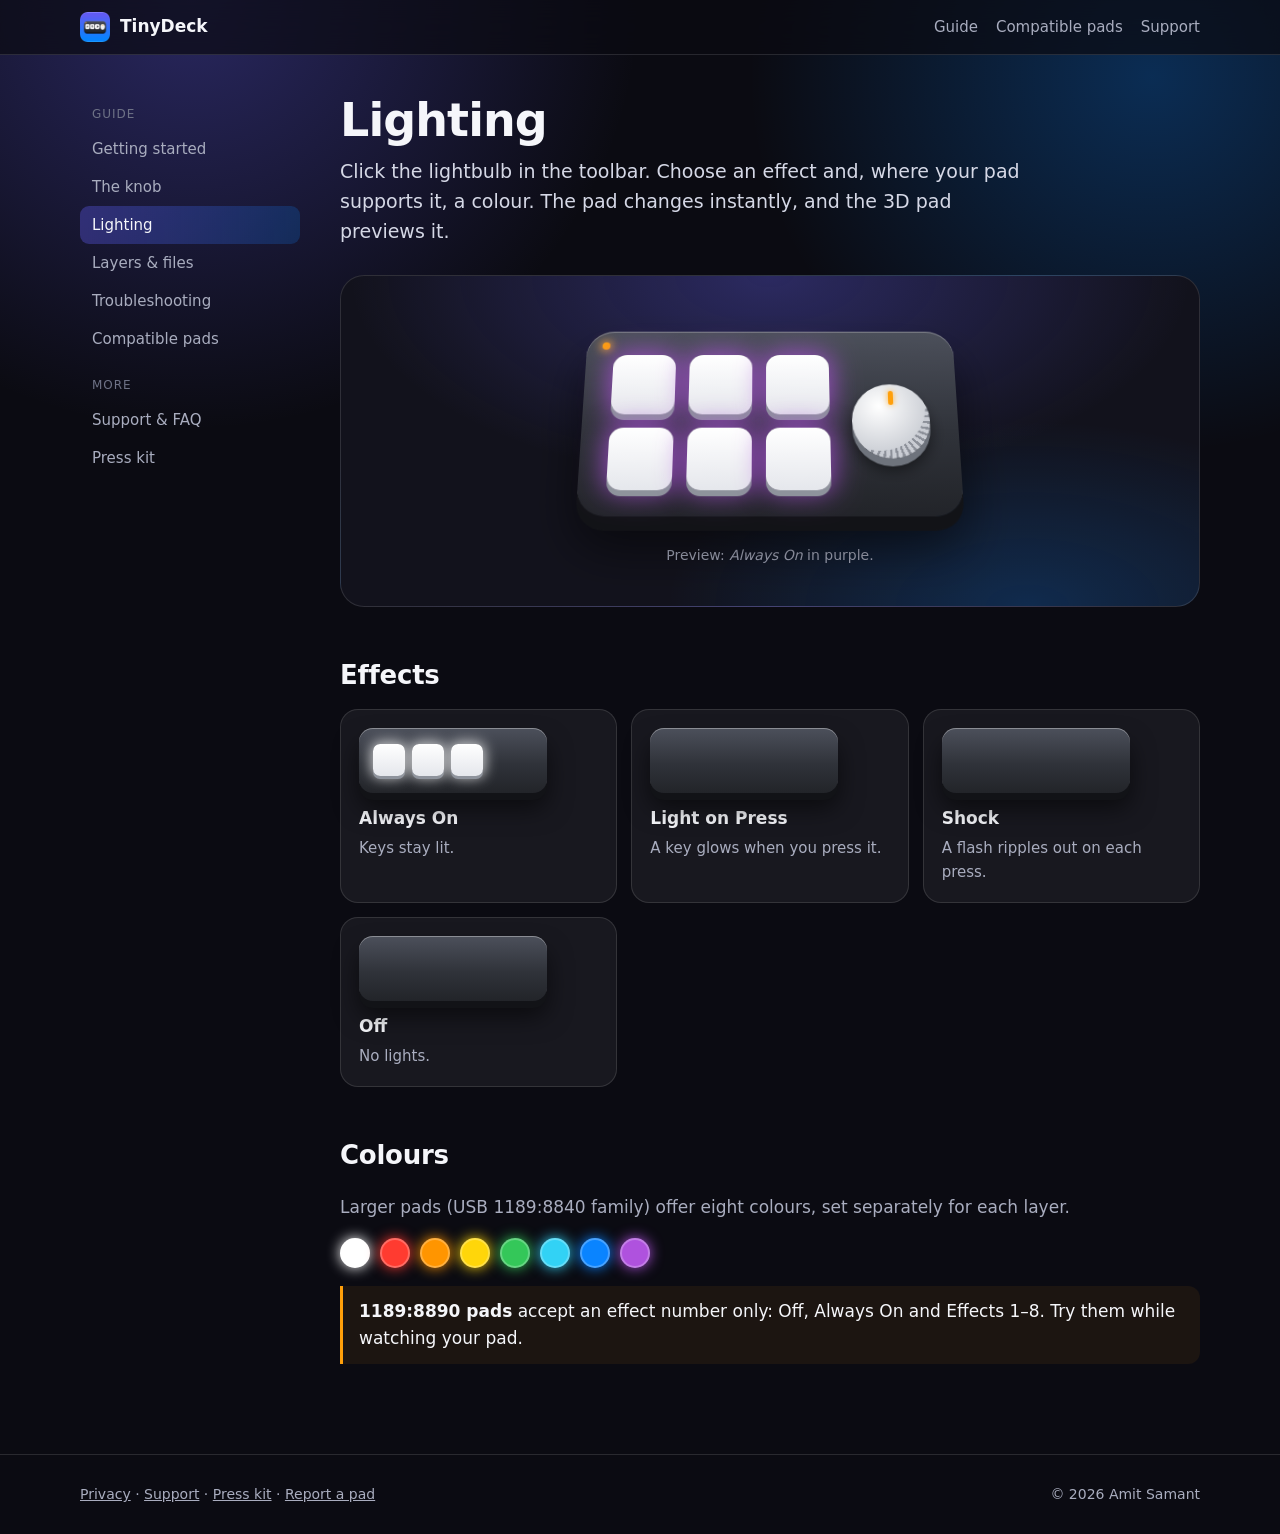
<file: docs/lighting.html>
<!doctype html>
<html lang="en">
<head>
<meta charset="utf-8">
<meta name="viewport" content="width=device-width, initial-scale=1, viewport-fit=cover">
<title>Lighting · TinyDeck</title>
<meta name="description" content="Choose your macro pad's backlight effects and colours.">
<link rel="icon" href="../assets/favicon-64.png">
<link rel="stylesheet" href="../assets/site.css">
</head>
<body>
<header class="topbar"><div class="in">
  <a class="brand" href="../"><img src="../assets/favicon-64.png" alt=""> TinyDeck</a>
  <nav><a href="../docs/getting-started.html">Guide</a><a href="../compatibility.html">Compatible pads</a><a href="../support.html">Support</a></nav>
</div></header>
<div class="docs">
  <aside class="side"><div class="label">Guide</div><a href="../docs/getting-started.html">Getting started</a><a href="../docs/knob.html">The knob</a><a href="../docs/lighting.html" aria-current="page">Lighting</a><a href="../docs/layers-and-files.html">Layers & files</a><a href="../docs/troubleshooting.html">Troubleshooting</a><a href="../compatibility.html">Compatible pads</a><div class="label">More</div><a href="../support.html">Support &amp; FAQ</a><a href="../presskit/">Press kit</a></aside>
  <article>

<h1>Lighting</h1>
<p class="lede">Click the lightbulb in the toolbar. Choose an effect and, where your pad supports it, a colour. The pad changes instantly, and the 3D pad previews it.</p>
<div class="stage"><div class="pad3d cols-3 press breathe glow" style="--s:1.0;--glow:#AF52DE;"><div class="body"><span class="led"></span><div class="keys"><i class="k"></i><i class="k"></i><i class="k"></i><i class="k"></i><i class="k"></i><i class="k"></i></div><div class="knob"></div></div></div><div class="caption">Preview: <em>Always On</em> in purple.</div></div>
<h2>Effects</h2>
<div class="grid">
  <div class="card"><div class="pad3d cols-3 flat glow" style="--s:0.5;--glow:#FFFFFF;"><div class="body"><span class="led"></span><div class="keys"><i class="k"></i><i class="k"></i><i class="k"></i></div><div class="knob"></div></div></div><h3>Always On</h3><p>Keys stay lit.</p></div>
  <div class="card"><div class="pad3d cols-3 flat press" style="--s:0.5;"><div class="body"><span class="led"></span><div class="keys"><i class="k"></i><i class="k"></i><i class="k"></i></div><div class="knob"></div></div></div><h3>Light on Press</h3><p>A key glows when you press it.</p></div>
  <div class="card"><div class="pad3d cols-3 flat breathe glow" style="--s:0.5;--glow:#FF9500;"><div class="body"><span class="led"></span><div class="keys"><i class="k"></i><i class="k"></i><i class="k"></i></div><div class="knob"></div></div></div><h3>Shock</h3><p>A flash ripples out on each press.</p></div>
  <div class="card"><div class="pad3d cols-3 flat" style="--s:0.5;"><div class="body"><span class="led off"></span><div class="keys"><i class="k"></i><i class="k"></i><i class="k"></i></div><div class="knob"></div></div></div><h3>Off</h3><p>No lights.</p></div>
</div>
<h2>Colours</h2>
<p class="muted">Larger pads (USB 1189:8840 family) offer eight colours, set separately for each layer.</p>
<div class="swatches"><span class="sw" title="White" style="color:#FFFFFF"></span><span class="sw" title="Red" style="color:#FF3B30"></span><span class="sw" title="Orange" style="color:#FF9500"></span><span class="sw" title="Yellow" style="color:#FFD60A"></span><span class="sw" title="Green" style="color:#34C759"></span><span class="sw" title="Cyan" style="color:#32D2F5"></span><span class="sw" title="Blue" style="color:#0A84FF"></span><span class="sw" title="Purple" style="color:#AF52DE"></span></div>
<div class="callout"><strong>1189:8890 pads</strong> accept an effect number only: Off, Always On and Effects 1–8. Try them while watching your pad.</div>

  </article>
</div>
<footer class="site"><div class="in">
  <div><a href="../privacy.html">Privacy</a> · <a href="../support.html">Support</a> · <a href="../presskit/">Press kit</a> · <a href="https://github.com/DominatorVbN/tinydeck/issues/new/choose">Report a pad</a></div>
  <div>© 2026 Amit Samant</div>
</div></footer>
</body>
</html>
</file>
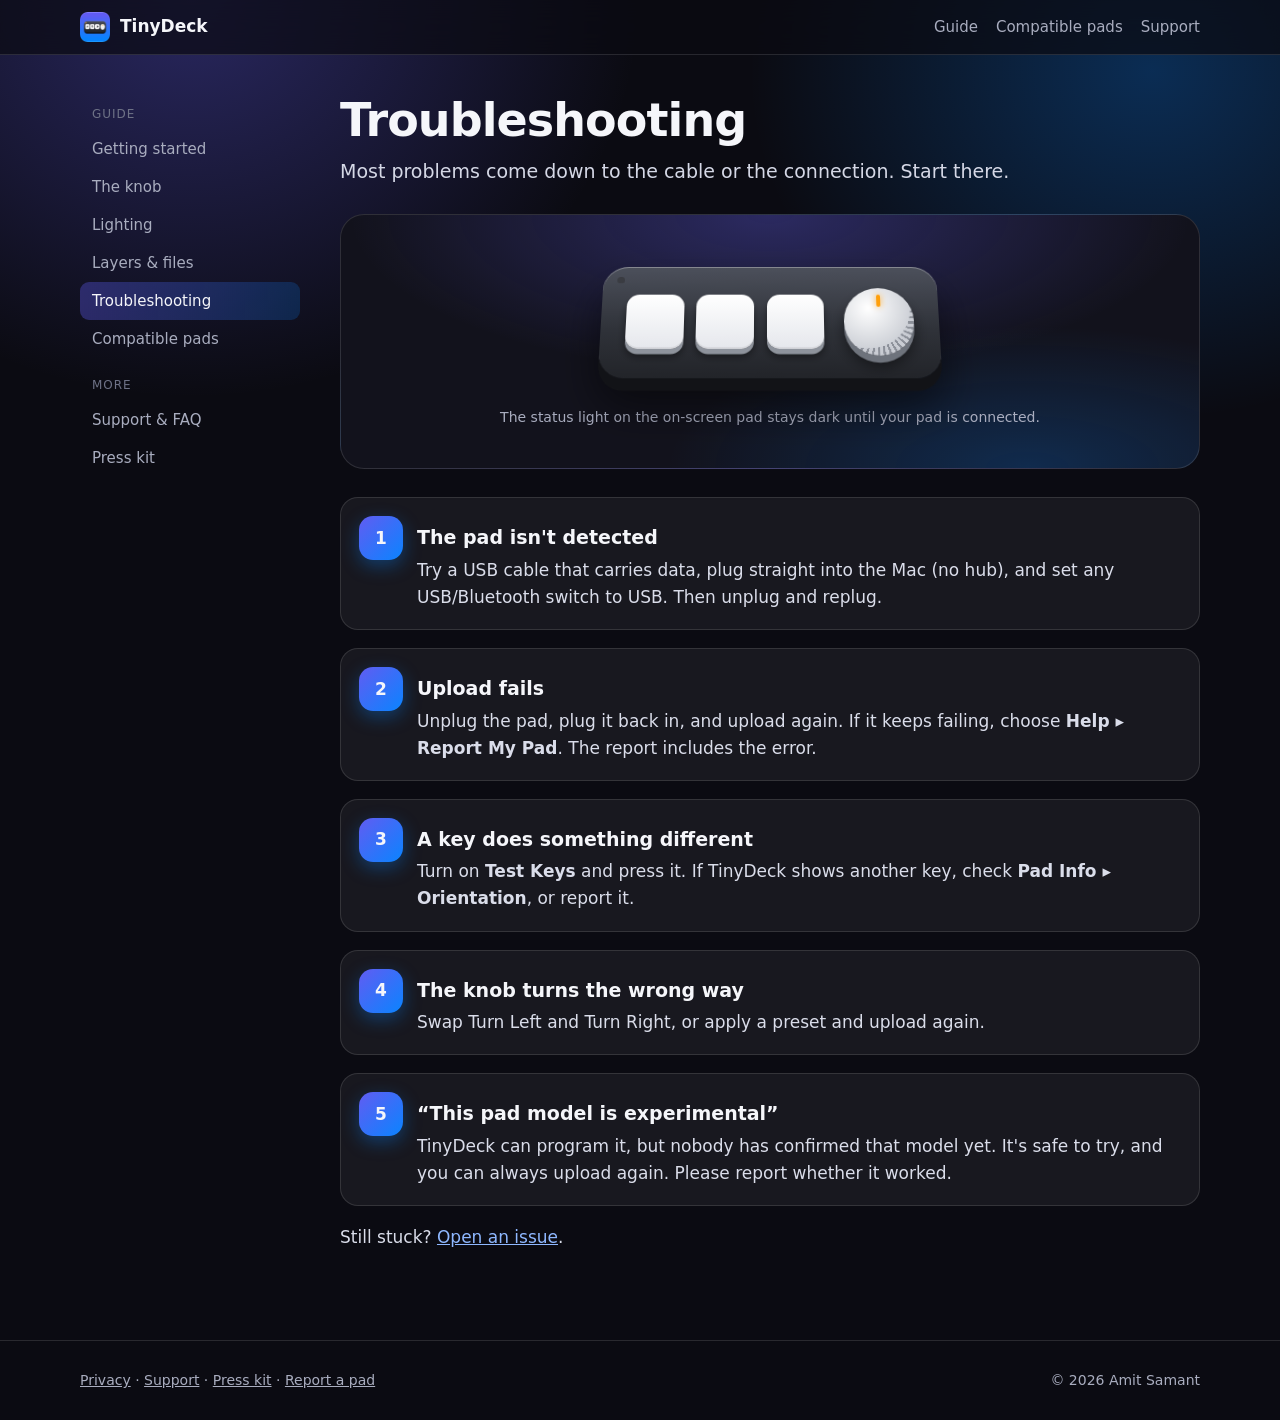
<file: docs/troubleshooting.html>
<!doctype html>
<html lang="en">
<head>
<meta charset="utf-8">
<meta name="viewport" content="width=device-width, initial-scale=1, viewport-fit=cover">
<title>Troubleshooting · TinyDeck</title>
<meta name="description" content="Fix common TinyDeck and macro pad problems.">
<link rel="icon" href="../assets/favicon-64.png">
<link rel="stylesheet" href="../assets/site.css">
</head>
<body>
<header class="topbar"><div class="in">
  <a class="brand" href="../"><img src="../assets/favicon-64.png" alt=""> TinyDeck</a>
  <nav><a href="../docs/getting-started.html">Guide</a><a href="../compatibility.html">Compatible pads</a><a href="../support.html">Support</a></nav>
</div></header>
<div class="docs">
  <aside class="side"><div class="label">Guide</div><a href="../docs/getting-started.html">Getting started</a><a href="../docs/knob.html">The knob</a><a href="../docs/lighting.html">Lighting</a><a href="../docs/layers-and-files.html">Layers & files</a><a href="../docs/troubleshooting.html" aria-current="page">Troubleshooting</a><a href="../compatibility.html">Compatible pads</a><div class="label">More</div><a href="../support.html">Support &amp; FAQ</a><a href="../presskit/">Press kit</a></aside>
  <article>

<h1>Troubleshooting</h1>
<p class="lede">Most problems come down to the cable or the connection. Start there.</p>
<div class="stage"><div class="pad3d cols-3 " style="--s:0.9;"><div class="body"><span class="led off"></span><div class="keys"><i class="k"></i><i class="k"></i><i class="k"></i></div><div class="knob"></div></div></div><div class="caption">The status light on the on-screen pad stays dark until your pad is connected.</div></div>
<div class="steps">
  <div class="step"><div><h3>The pad isn't detected</h3><p>Try a USB cable that carries data, plug straight into the Mac (no hub), and set any USB/Bluetooth switch to USB. Then unplug and replug.</p></div></div>
  <div class="step"><div><h3>Upload fails</h3><p>Unplug the pad, plug it back in, and upload again. If it keeps failing, choose <strong>Help ▸ Report My Pad</strong>. The report includes the error.</p></div></div>
  <div class="step"><div><h3>A key does something different</h3><p>Turn on <strong>Test Keys</strong> and press it. If TinyDeck shows another key, check <strong>Pad Info ▸ Orientation</strong>, or report it.</p></div></div>
  <div class="step"><div><h3>The knob turns the wrong way</h3><p>Swap Turn Left and Turn Right, or apply a preset and upload again.</p></div></div>
  <div class="step"><div><h3>“This pad model is experimental”</h3><p>TinyDeck can program it, but nobody has confirmed that model yet. It's safe to try, and you can always upload again. Please report whether it worked.</p></div></div>
</div>
<p>Still stuck? <a href="https://github.com/DominatorVbN/tinydeck/issues/new/choose">Open an issue</a>.</p>

  </article>
</div>
<footer class="site"><div class="in">
  <div><a href="../privacy.html">Privacy</a> · <a href="../support.html">Support</a> · <a href="../presskit/">Press kit</a> · <a href="https://github.com/DominatorVbN/tinydeck/issues/new/choose">Report a pad</a></div>
  <div>© 2026 Amit Samant</div>
</div></footer>
</body>
</html>
</file>
<file: assets/site.css>
/* TinyDeck site styles: matches the app icon (indigo→blue glow, graphite pad,
   white keycaps, orange knob indicator and LED). Includes a pure-CSS 3D pad. */

:root {
  --indigo: #615CF2; --blue: #0A84FF; --orange: #FF9F0A;
  --ink: #0B0B12; --ink-2: #12121C; --text: #F5F6FA; --muted: #A9ADBF;
  --card: rgba(255,255,255,0.055); --line: rgba(255,255,255,0.12);
  color-scheme: dark;
}
* { box-sizing: border-box; }
html { scroll-behavior: smooth; }
body {
  margin: 0; color: var(--text); background: var(--ink);
  font: 17px/1.6 -apple-system, BlinkMacSystemFont, "SF Pro Text", "Helvetica Neue", system-ui, sans-serif;
  background-image:
    radial-gradient(50% 40% at 15% 0%, rgba(97,92,242,0.35), transparent 70%),
    radial-gradient(45% 35% at 90% 5%, rgba(10,132,255,0.28), transparent 70%);
  background-repeat: no-repeat;
}
a { color: #8FB8FF; }
code, kbd { background: rgba(255,255,255,0.09); padding: 1px 7px; border-radius: 6px; font-size: 0.9em; font-family: ui-monospace, "SF Mono", Menlo, monospace; }
kbd { border: 1px solid var(--line); border-bottom-width: 2px; }

/* Layout */
.topbar { position: sticky; top: env(safe-area-inset-top, 0px); z-index: 10; backdrop-filter: blur(18px); -webkit-backdrop-filter: blur(18px);
  background: rgba(11,11,18,0.7); border-bottom: 1px solid var(--line); }
.topbar .in { max-width: 1160px; margin: 0 auto; padding: 12px 20px; display: flex; align-items: center; justify-content: space-between; gap: 16px; }
.brand { display: flex; align-items: center; gap: 10px; color: var(--text); text-decoration: none; font-weight: 650; }
.brand img { width: 30px; height: 30px; }
.topbar nav a { color: var(--muted); text-decoration: none; margin-left: 18px; font-size: 15px; }
.topbar nav a:hover, .topbar nav a[aria-current] { color: var(--text); }
.docs { max-width: 1160px; margin: 0 auto; padding: 32px 20px 72px; display: grid; grid-template-columns: 220px minmax(0, 1fr); gap: 40px; }
.side { position: sticky; top: 84px; align-self: start; }
.side a { display: block; padding: 7px 12px; border-radius: 9px; color: var(--muted); text-decoration: none; font-size: 15px; }
.side a:hover { background: var(--card); color: var(--text); }
.side a[aria-current] { background: linear-gradient(90deg, rgba(97,92,242,0.35), rgba(10,132,255,0.2)); color: var(--text); }
.side .label { font-size: 12px; text-transform: uppercase; letter-spacing: 0.08em; color: #6E7286; margin: 18px 12px 6px; }
article h1 { font-size: clamp(32px, 5vw, 46px); letter-spacing: -0.02em; line-height: 1.1; margin: 8px 0 10px; }
article .lede { font-size: 19px; color: #D5D8E6; margin: 0 0 28px; max-width: 680px; }
article h2 { font-size: 26px; letter-spacing: -0.01em; margin: 48px 0 12px; }
article h3 { font-size: 19px; margin: 24px 0 6px; }
article p, article li { color: #DADDEA; }
.muted { color: var(--muted); }
footer.site { border-top: 1px solid var(--line); color: var(--muted); font-size: 14px; }
footer.site .in { max-width: 1160px; margin: 0 auto; padding: 28px 20px; display: flex; flex-wrap: wrap; gap: 12px 22px; justify-content: space-between; }
footer.site a { color: var(--muted); }
@media (max-width: 860px) {
  .docs { grid-template-columns: 1fr; }
  .side { position: static; display: flex; flex-wrap: wrap; gap: 4px; }
  .side .label { display: none; }
  .topbar nav { display: none; }
}

/* Cards, steps, callouts */
.stage { position: relative; border-radius: 24px; padding: 48px 20px 40px; margin: 8px 0 28px; overflow: hidden;
  background: radial-gradient(70% 90% at 50% 0%, rgba(97,92,242,0.32), transparent 70%), radial-gradient(60% 80% at 80% 100%, rgba(10,132,255,0.22), transparent 70%), var(--ink-2);
  border: 1px solid var(--line); display: grid; place-items: center; }
.stage .caption { margin-top: 26px; color: var(--muted); font-size: 14px; text-align: center; }
.steps { counter-reset: step; display: grid; gap: 18px; margin: 18px 0; }
.step { counter-increment: step; display: grid; grid-template-columns: 44px 1fr; gap: 14px; background: var(--card); border: 1px solid var(--line); border-radius: 18px; padding: 18px; }
.step::before { content: counter(step); display: grid; place-items: center; width: 44px; height: 44px; border-radius: 14px; font-weight: 700;
  background: linear-gradient(135deg, var(--indigo), var(--blue)); box-shadow: 0 6px 18px rgba(10,132,255,0.35); }
.step h3 { margin: 6px 0 4px; }
.step p { margin: 0; }
.grid { display: grid; grid-template-columns: repeat(auto-fit, minmax(220px, 1fr)); gap: 14px; }
.card { background: var(--card); border: 1px solid var(--line); border-radius: 18px; padding: 18px; }
.card h3 { margin: 12px 0 4px; font-size: 17px; }
.card p { margin: 0; color: var(--muted); font-size: 15px; }
.callout { border-left: 3px solid var(--orange); background: rgba(255,159,10,0.07); padding: 12px 16px; border-radius: 0 12px 12px 0; margin: 18px 0; }
.table-wrap { overflow-x: auto; border: 1px solid var(--line); border-radius: 14px; margin: 14px 0; }
table { border-collapse: collapse; width: 100%; min-width: 560px; font-size: 15px; }
th, td { text-align: left; padding: 11px 14px; border-bottom: 1px solid var(--line); vertical-align: middle; }
th { color: var(--muted); font-weight: 600; background: rgba(255,255,255,0.03); }
tr:last-child td { border-bottom: 0; }
.ok { color: #4CD964; } .beta { color: var(--orange); } .no { color: #FF6B6B; }

/* ===== Pure-CSS 3D pad ===================================================
   <div class="pad3d"> <div class="body"> <span class="led"></span>
     <div class="keys"> <i class="k"></i>… </div> <div class="knob"></div>
   </div></div>
   Modifiers: .cols-2/.cols-3/.cols-4, .press (wave), .spin (knob),
   .glow + --glow colour, .flat (no tilt), --s (scale).                    */
.pad3d { --s: 1; --glow: #0A84FF; --cols: 3; perspective: 900px; display: inline-block; }
.pad3d .body {
  position: relative; display: flex; align-items: center; gap: calc(22px * var(--s));
  padding: calc(26px * var(--s)) calc(28px * var(--s));
  border-radius: calc(28px * var(--s));
  background: linear-gradient(180deg, #4C505B, #30333A 55%, #222429);
  box-shadow:
    inset 0 1px 0 rgba(255,255,255,0.35),
    0 calc(14px * var(--s)) 0 #121317,              /* thickness */
    0 calc(30px * var(--s)) calc(50px * var(--s)) rgba(0,0,0,0.55);
  transform: rotateX(18deg);
  transform-style: preserve-3d;
  animation: float 6s ease-in-out infinite;
}
.pad3d.flat .body { transform: none; animation: none; }
.pad3d .keys { display: grid; grid-template-columns: repeat(var(--cols), calc(64px * var(--s))); gap: calc(14px * var(--s)); }
.pad3d.cols-2 { --cols: 2; } .pad3d.cols-4 { --cols: 4; } .pad3d.cols-3 { --cols: 3; }
.pad3d .k {
  position: relative; width: calc(64px * var(--s)); height: calc(64px * var(--s)); border-radius: calc(14px * var(--s));
  background: linear-gradient(180deg, #FFFFFF, #E5E7EC);
  box-shadow: 0 calc(6px * var(--s)) 0 #8E939C, 0 calc(9px * var(--s)) calc(10px * var(--s)) rgba(0,0,0,0.45), inset 0 -2px 0 rgba(0,0,0,0.06);
  display: grid; place-items: center; color: #2B2E35; font: 600 calc(20px * var(--s))/1 -apple-system, system-ui, sans-serif; font-style: normal;
  transition: transform .12s, box-shadow .12s;
}
.pad3d .k small { font-size: 0.62em; font-weight: 600; }
.pad3d .k.on, .pad3d .k:hover { transform: translateY(calc(4px * var(--s))); box-shadow: 0 calc(2px * var(--s)) 0 #8E939C, 0 calc(3px * var(--s)) calc(6px * var(--s)) rgba(0,0,0,0.4); }
.pad3d.glow .k { box-shadow: 0 calc(6px * var(--s)) 0 #8E939C, 0 0 calc(26px * var(--s)) calc(4px * var(--s)) color-mix(in srgb, var(--glow) 75%, transparent); }
.pad3d.glow.breathe .k { animation: breathe 2.6s ease-in-out infinite; }
.pad3d .knob {
  position: relative; width: calc(78px * var(--s)); height: calc(78px * var(--s)); border-radius: 50%;
  background:
    radial-gradient(circle at 35% 30%, #FFFFFF, #CFD2D8 62%, transparent 63%),
    repeating-conic-gradient(#8C9099 0 4deg, #C9CCD3 4deg 10deg);
  box-shadow: 0 calc(8px * var(--s)) 0 #6E737C, 0 calc(12px * var(--s)) calc(16px * var(--s)) rgba(0,0,0,0.5);
}
.pad3d .knob::after { content: ""; position: absolute; left: 50%; top: 9%; width: calc(5px * var(--s)); height: calc(15px * var(--s));
  margin-left: calc(-2.5px * var(--s)); border-radius: 3px; background: var(--orange); box-shadow: 0 0 6px rgba(255,159,10,0.8); }
.pad3d.spin .knob { animation: spin 4s ease-in-out infinite; }
.pad3d .led { position: absolute; top: calc(12px * var(--s)); left: calc(16px * var(--s)); width: calc(8px * var(--s)); height: calc(8px * var(--s));
  border-radius: 50%; background: var(--orange); box-shadow: 0 0 calc(10px * var(--s)) 2px rgba(255,170,60,0.85); }
.pad3d .led.off { background: #3A3C42; box-shadow: none; }
.pad3d.press .k:nth-child(1) { animation: tap 2.4s infinite 0s; }
.pad3d.press .k:nth-child(2) { animation: tap 2.4s infinite .3s; }
.pad3d.press .k:nth-child(3) { animation: tap 2.4s infinite .6s; }
.pad3d.press .k:nth-child(4) { animation: tap 2.4s infinite .9s; }
.pad3d.press .k:nth-child(5) { animation: tap 2.4s infinite 1.2s; }
.pad3d.press .k:nth-child(6) { animation: tap 2.4s infinite 1.5s; }
@keyframes tap {
  0%, 18%, 100% { transform: none; }
  6%, 12% { transform: translateY(calc(4px * var(--s))); box-shadow: 0 calc(2px * var(--s)) 0 #8E939C, 0 0 calc(22px * var(--s)) 3px rgba(10,132,255,0.55); }
}
@keyframes spin { 0%, 100% { transform: rotate(-60deg); } 50% { transform: rotate(60deg); } }
@keyframes float { 0%, 100% { transform: rotateX(18deg) translateY(0); } 50% { transform: rotateX(18deg) translateY(-6px); } }
@keyframes breathe { 0%, 100% { filter: brightness(0.9); } 50% { filter: brightness(1.12); } }

/* Knob diagram arrows */
.knob-diagram { display: flex; align-items: center; justify-content: center; gap: 22px; flex-wrap: wrap; }
.knob-diagram .tag { background: var(--card); border: 1px solid var(--line); border-radius: 12px; padding: 8px 12px; font-size: 14px; text-align: center; min-width: 120px; }
.knob-diagram .tag b { display: block; font-size: 22px; color: var(--orange); }

/* Colour swatches */
.swatches { display: flex; gap: 10px; flex-wrap: wrap; }
.sw { width: 30px; height: 30px; border-radius: 50%; border: 2px solid rgba(255,255,255,0.25); box-shadow: 0 0 14px currentColor; background: currentColor; }

/* Layer stack */
.layers { position: relative; height: 230px; width: min(420px, 100%); margin: 0 auto; perspective: 900px; }
.layers .sheet { position: absolute; left: 0; right: 0; height: 120px; border-radius: 22px; border: 1px solid rgba(255,255,255,0.25);
  background: linear-gradient(135deg, rgba(97,92,242,0.55), rgba(10,132,255,0.35)); backdrop-filter: blur(6px);
  transform: rotateX(58deg) rotateZ(-10deg); display: grid; place-items: center; font-weight: 700; letter-spacing: 0.04em; }
.layers .sheet:nth-child(1) { top: 0; opacity: 0.55; } .layers .sheet:nth-child(2) { top: 45px; opacity: 0.75; } .layers .sheet:nth-child(3) { top: 90px; }

@media (prefers-reduced-motion: reduce) {
  .pad3d .body, .pad3d .k, .pad3d .knob { animation: none !important; }
}

/* Single-column pages (landing, privacy, support) */
.page { max-width: 820px; margin: 0 auto; padding: 40px 20px 72px; }
.page.wide { max-width: 1160px; }
.page h1 { font-size: clamp(32px, 5vw, 46px); letter-spacing: -0.02em; line-height: 1.1; margin: 8px 0 10px; }
.page h2 { font-size: 24px; margin: 40px 0 10px; }
.page p, .page li { color: #DADDEA; }
details.faq { background: var(--card); border: 1px solid var(--line); border-radius: 14px; padding: 14px 18px; margin: 10px 0; }
details.faq summary { font-weight: 600; cursor: pointer; }
.btns { display: flex; flex-wrap: wrap; gap: 10px; margin: 18px 0; }
.btn { display: inline-flex; align-items: center; gap: 8px; padding: 12px 20px; border-radius: 999px; font-weight: 600; text-decoration: none; }
.btn.primary { background: #fff; color: #1a1a2e; }
.btn.ghost { border: 1px solid var(--line); color: var(--text); }
.hero { text-align: center; padding: 56px 0 24px; }
.hero h1 { font-size: clamp(38px, 6.5vw, 66px); }
.hero .lede { margin: 0 auto 26px; max-width: 640px; font-size: clamp(18px, 2.3vw, 21px); color: #D5D8E6; }
.hero .btns { justify-content: center; }
.hero .note { color: var(--muted); font-size: 14px; }
.quote { text-align: center; font-size: clamp(20px, 3vw, 28px); color: #E6E8F2; margin: 56px auto; max-width: 760px; }
.quote span { color: var(--orange); }
</file>
